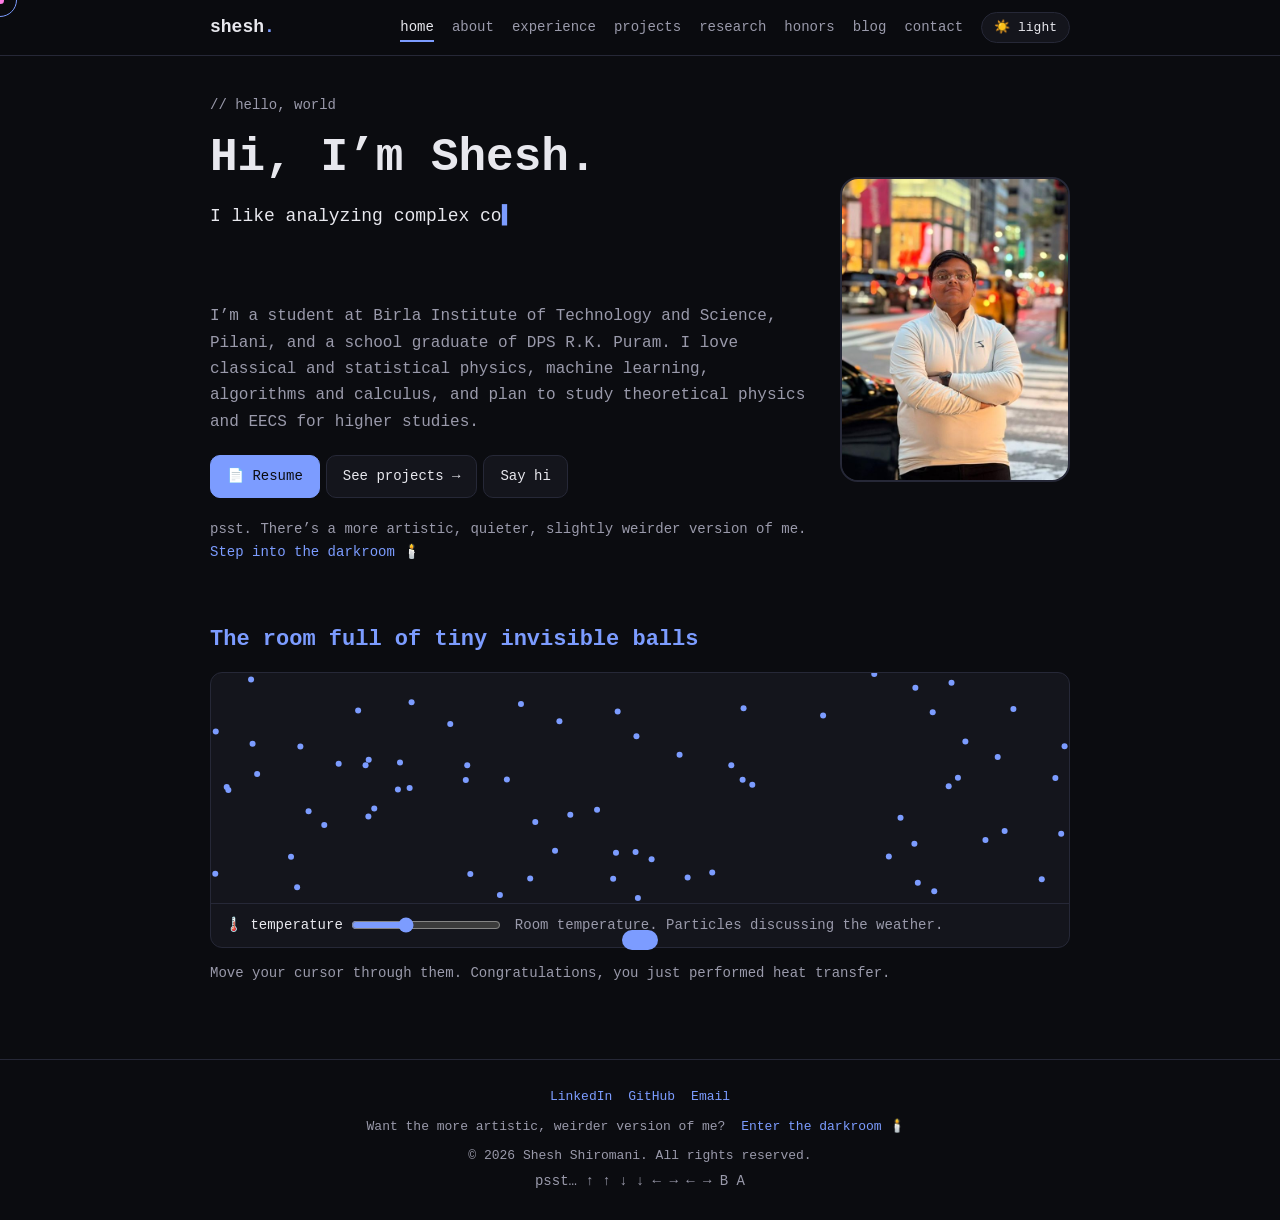
<file: index.html>
<!DOCTYPE html>
<html lang="en"><head><meta charset="utf-8">
<meta name="viewport" content="width=device-width, initial-scale=1, viewport-fit=cover">
<title>Shesh Shiromani</title>
<link rel="stylesheet" href="style.css">
<link rel="icon" href="data:image/svg+xml,<svg xmlns=%22http://www.w3.org/2000/svg%22 viewBox=%220 0 100 100%22><text y=%22.9em%22 font-size=%2290%22>🥁</text></svg>"></head><body>
<div id="dot"></div><div id="ring"></div><div id="toast"></div>
<header><nav id="nav"></nav></header><main id="app"></main>
<footer><div id="soc"></div><div style="margin-top:8px">Want the more artistic, weirder version of me? <a href="darkroom/">Enter the darkroom 🕯️</a></div><div style="margin-top:8px">© 2026 Shesh Shiromani. All rights reserved.</div><div class="sm" style="margin-top:4px" title="you know what to do">psst… ↑ ↑ ↓ ↓ ← → ← → B A</div></footer>
<script src="script.js"></script></body></html>
</file>
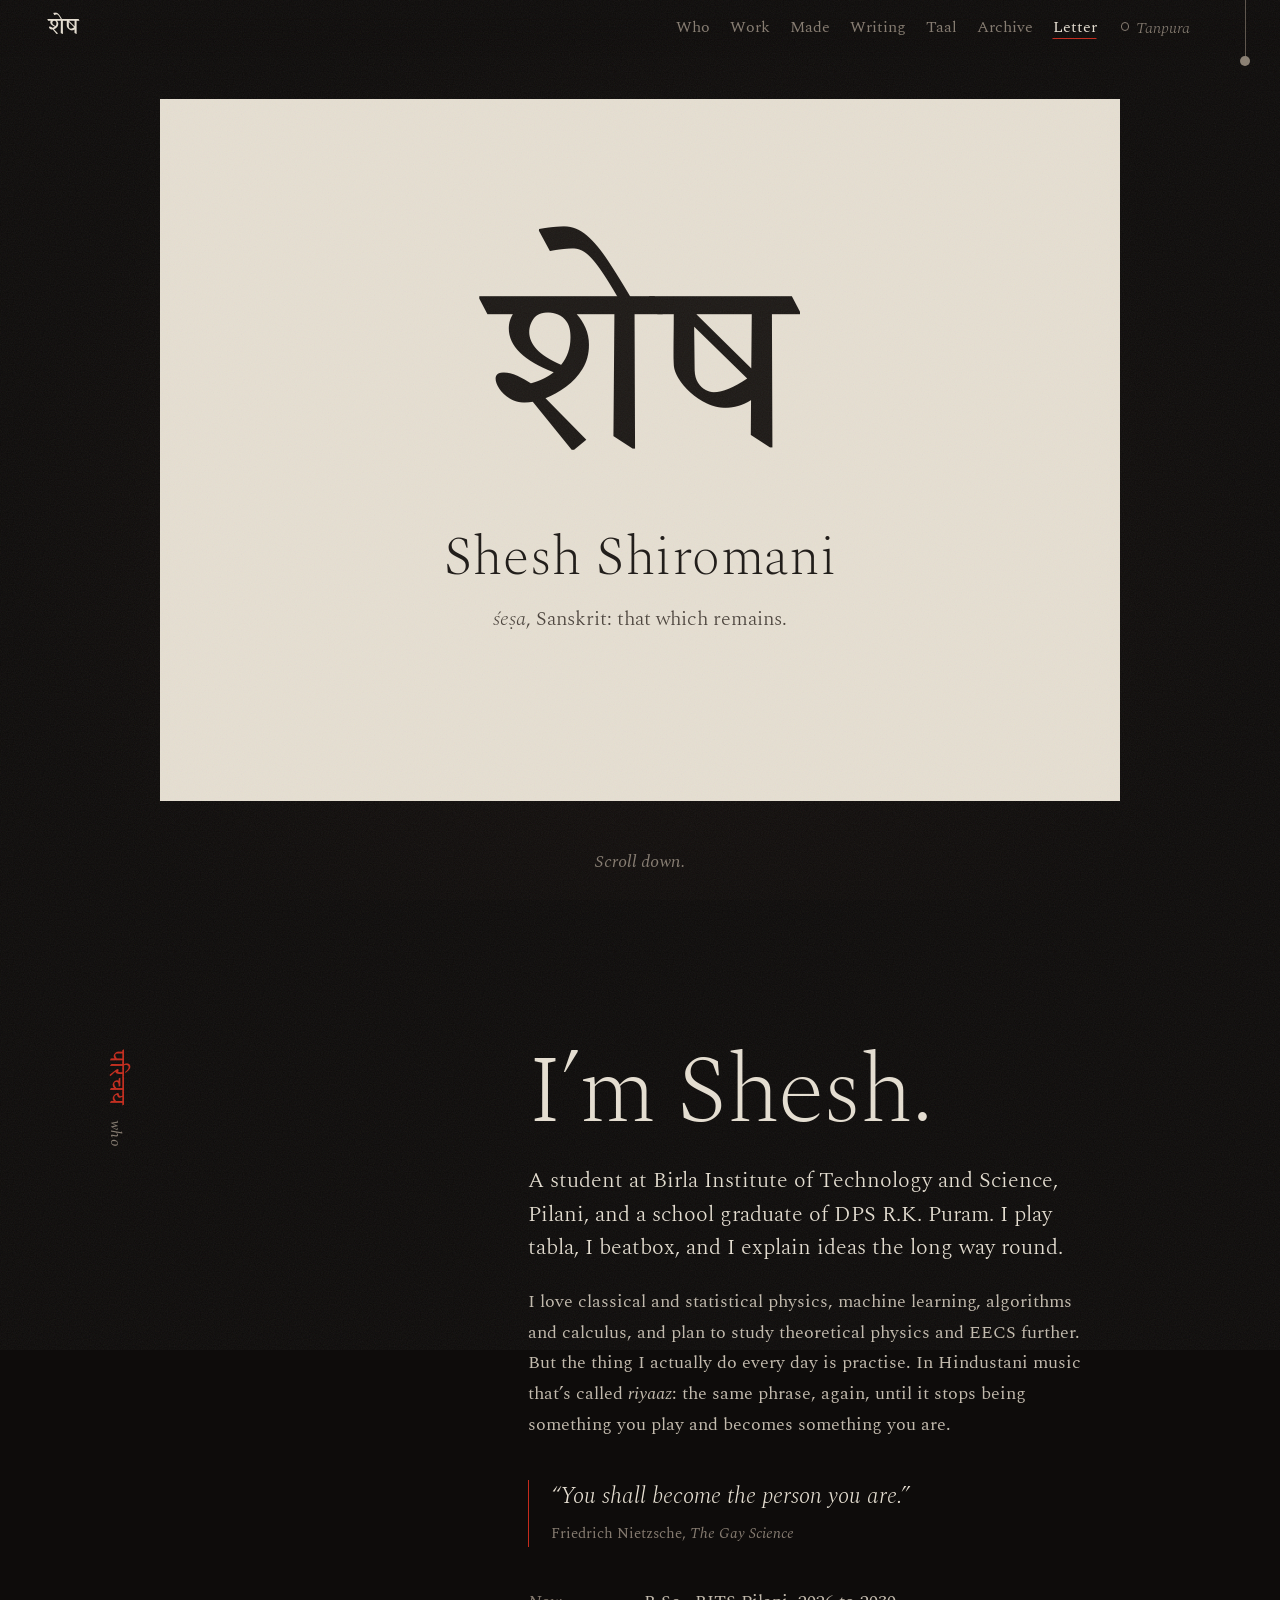
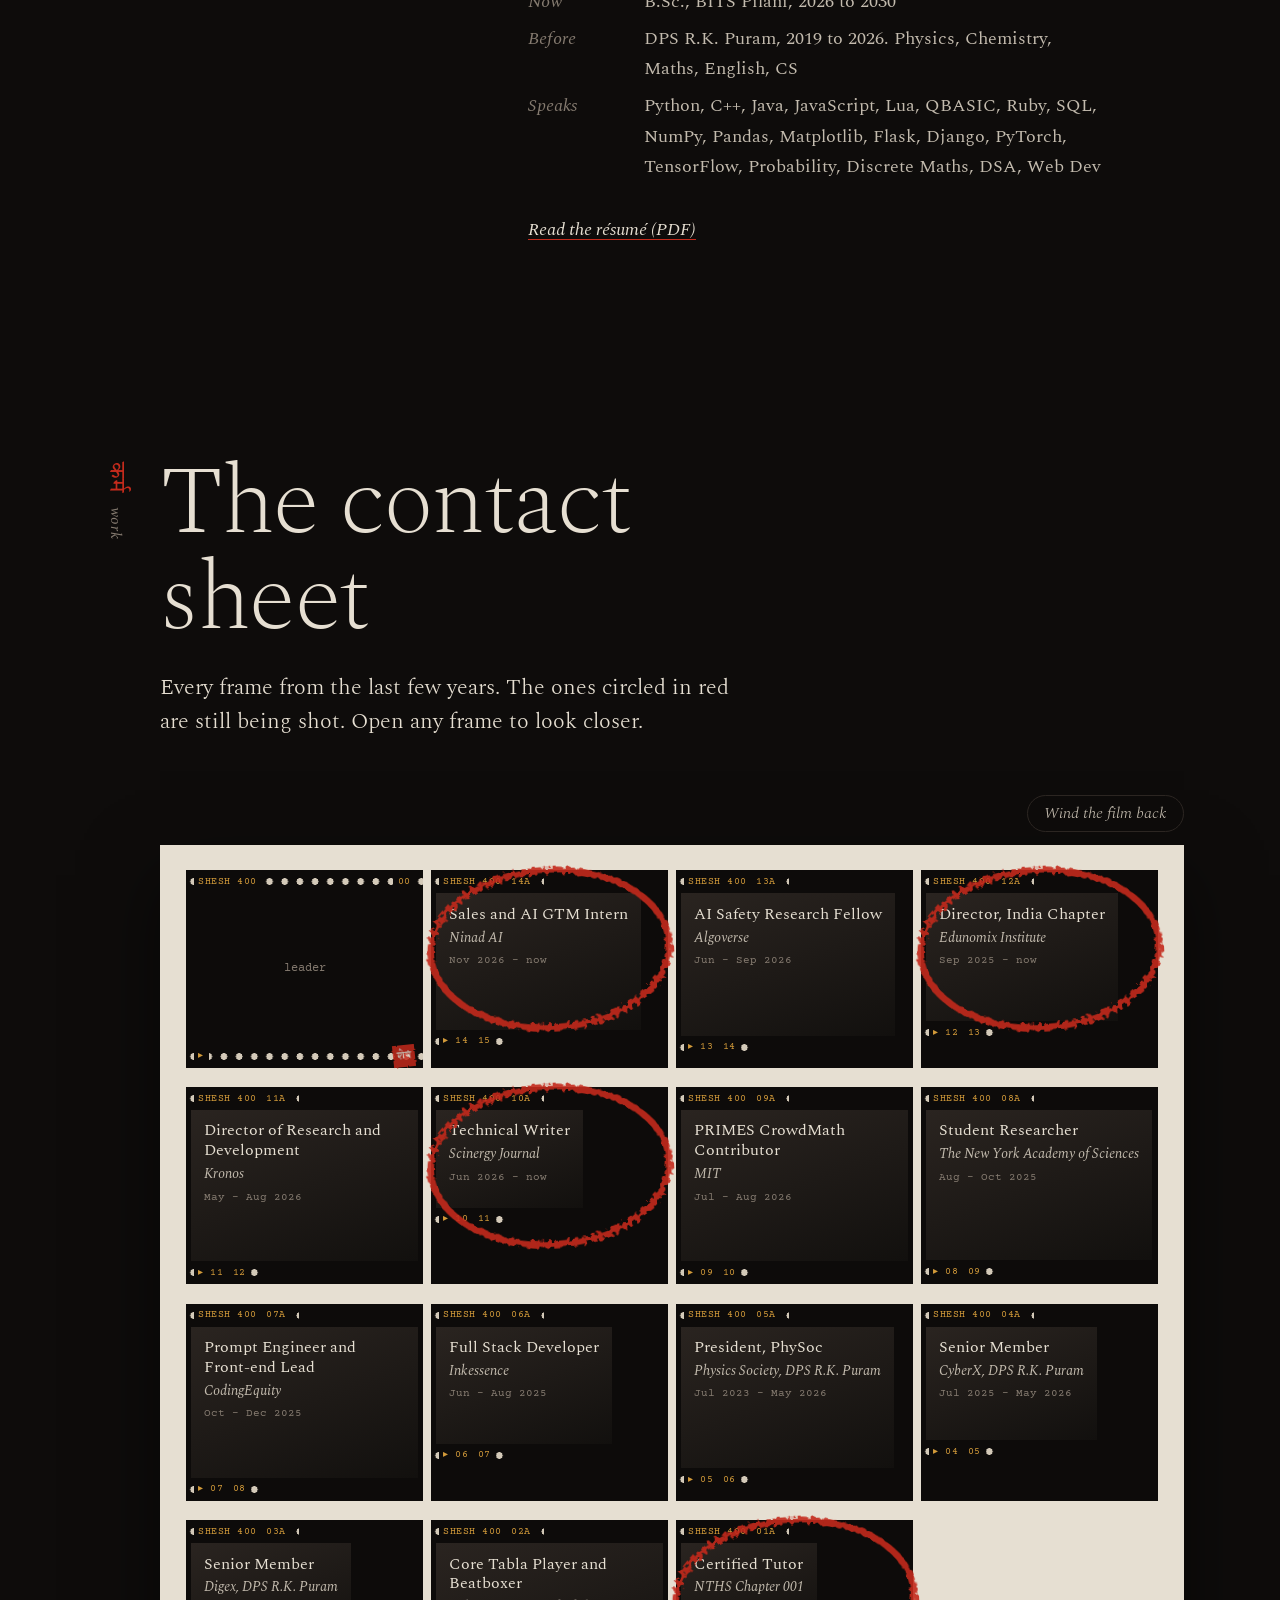
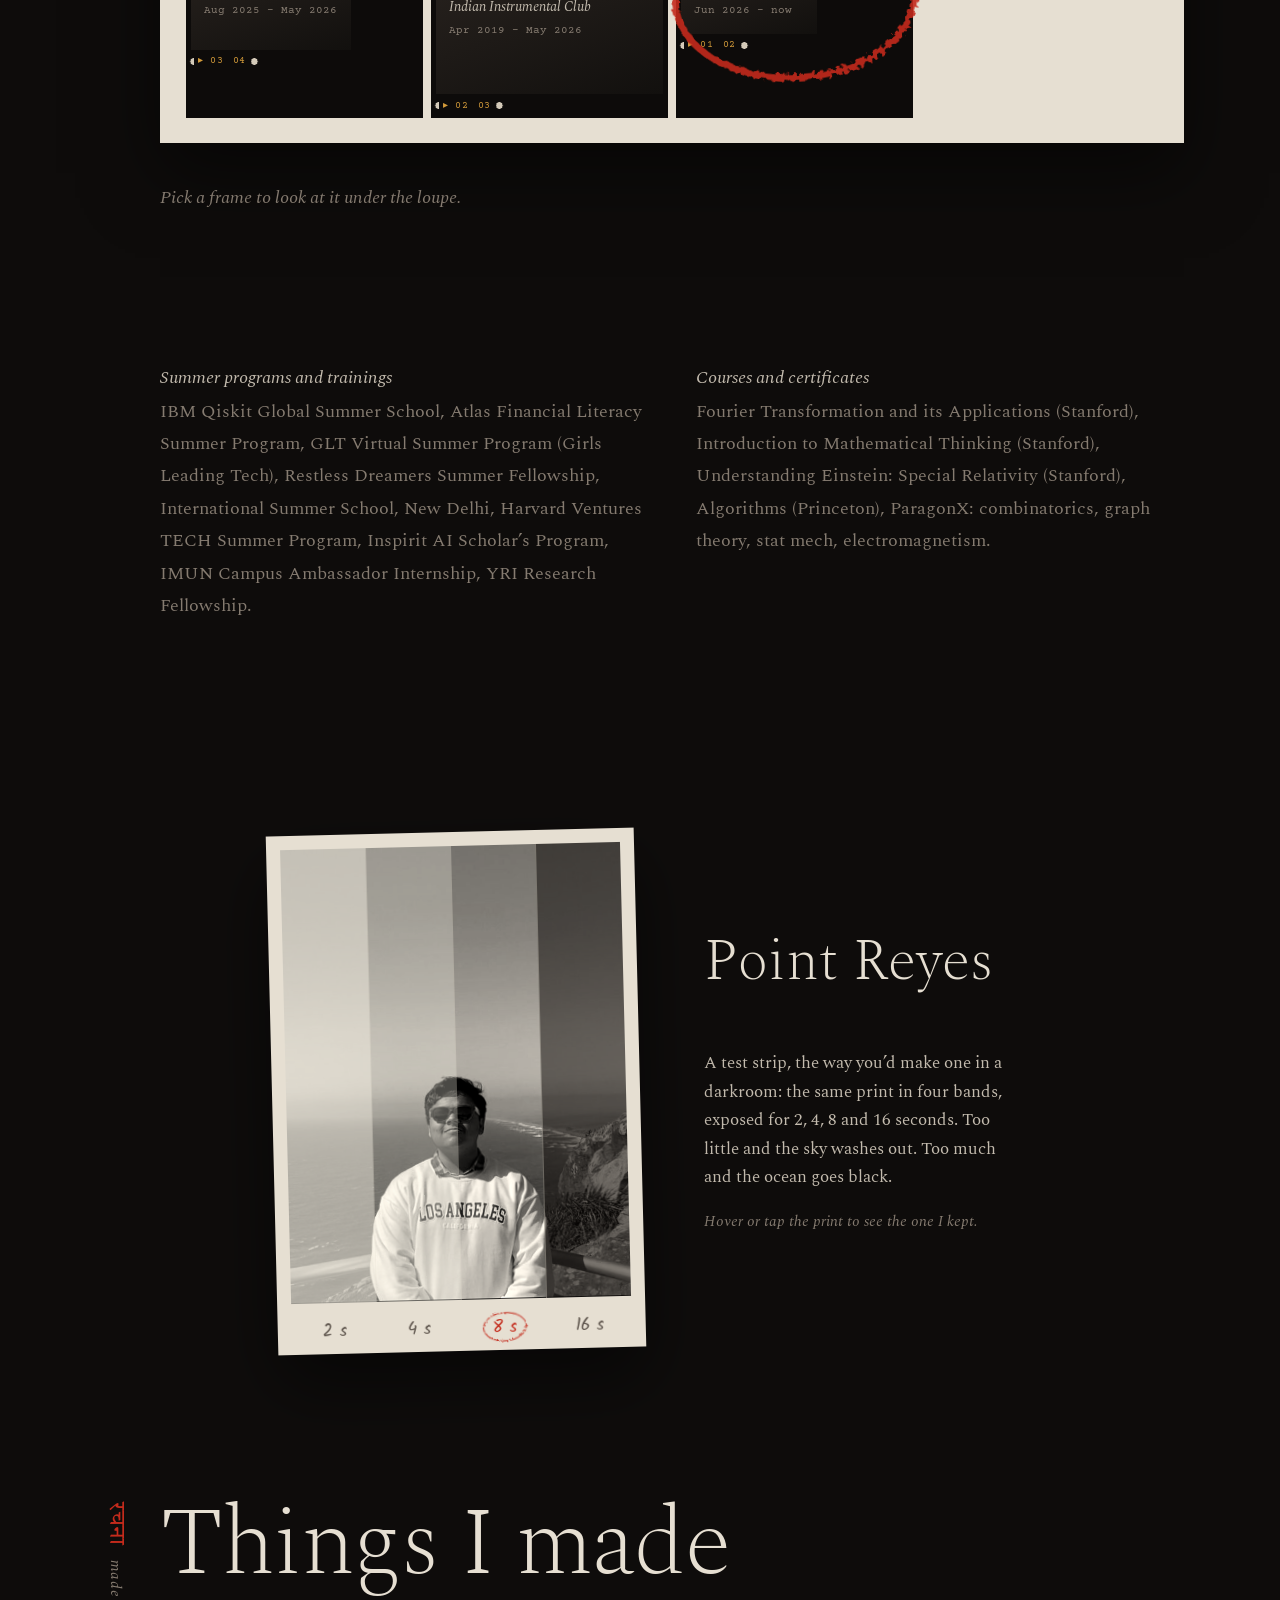
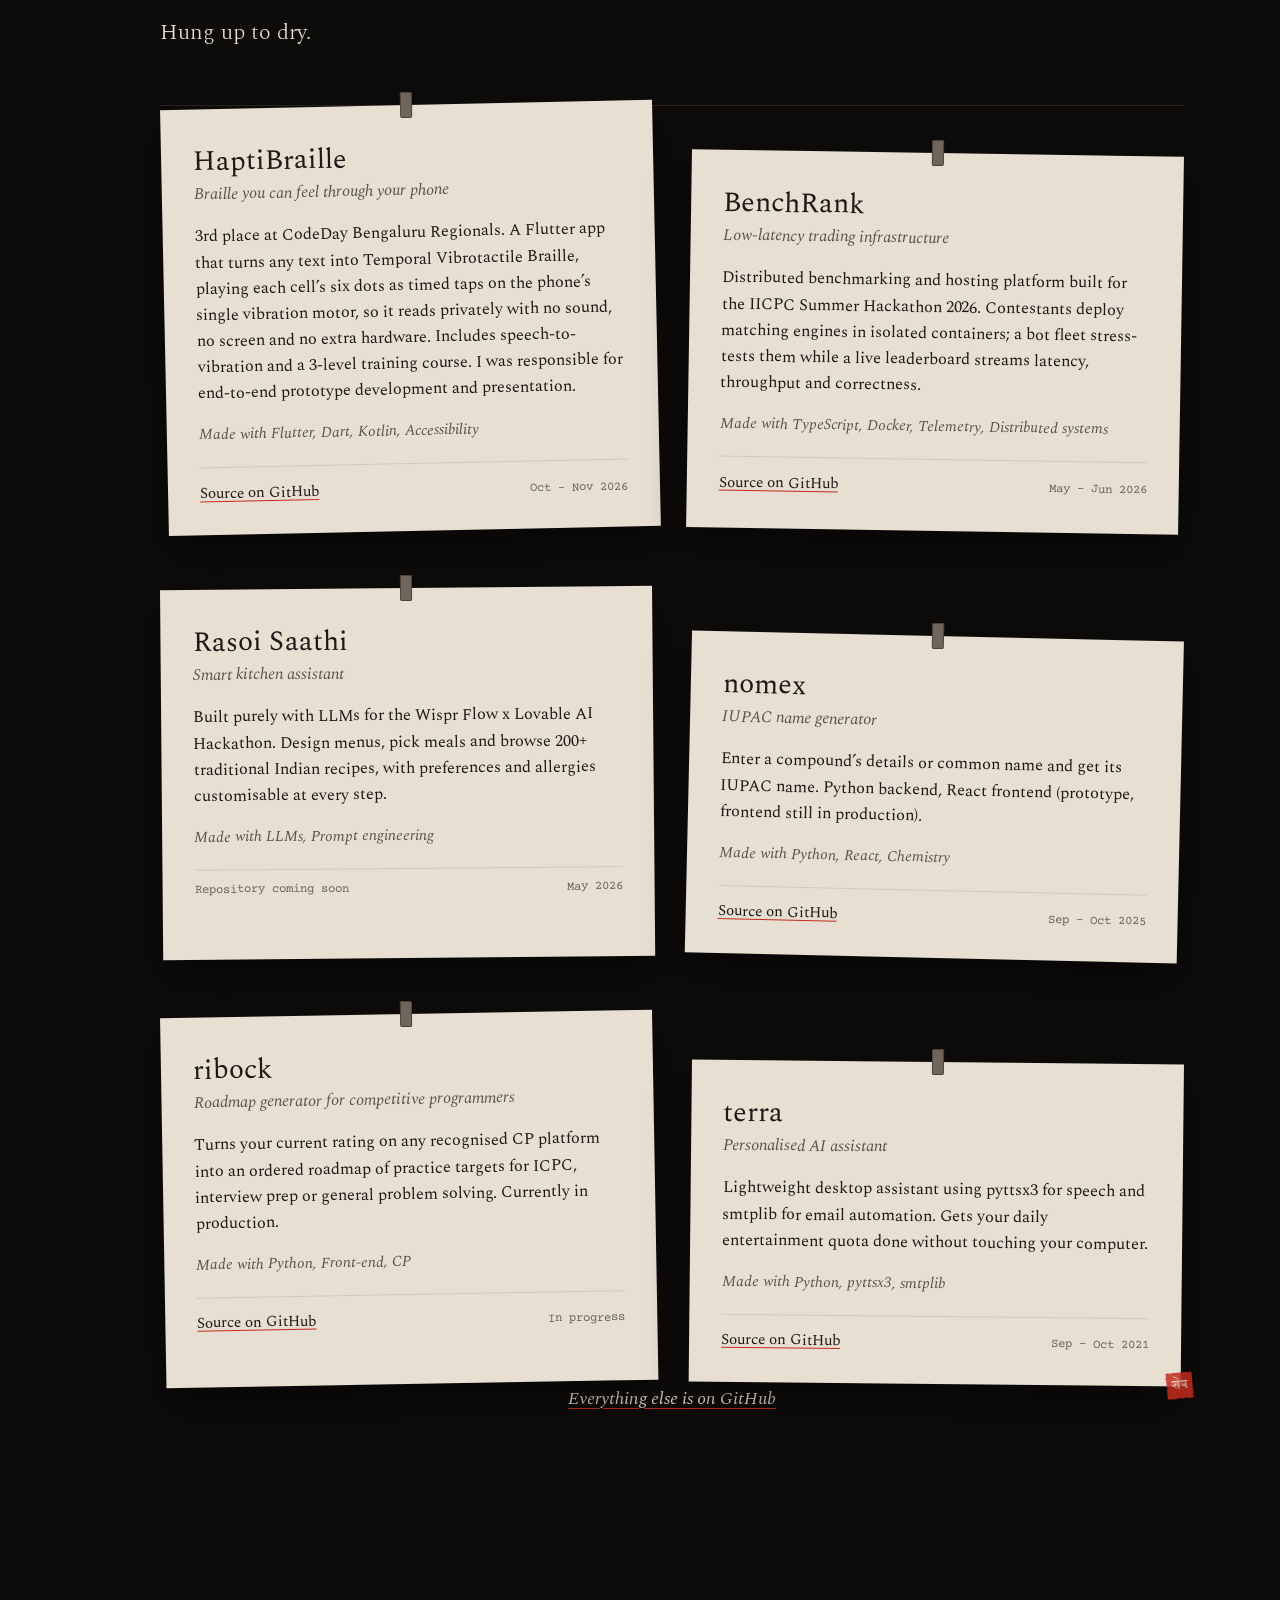
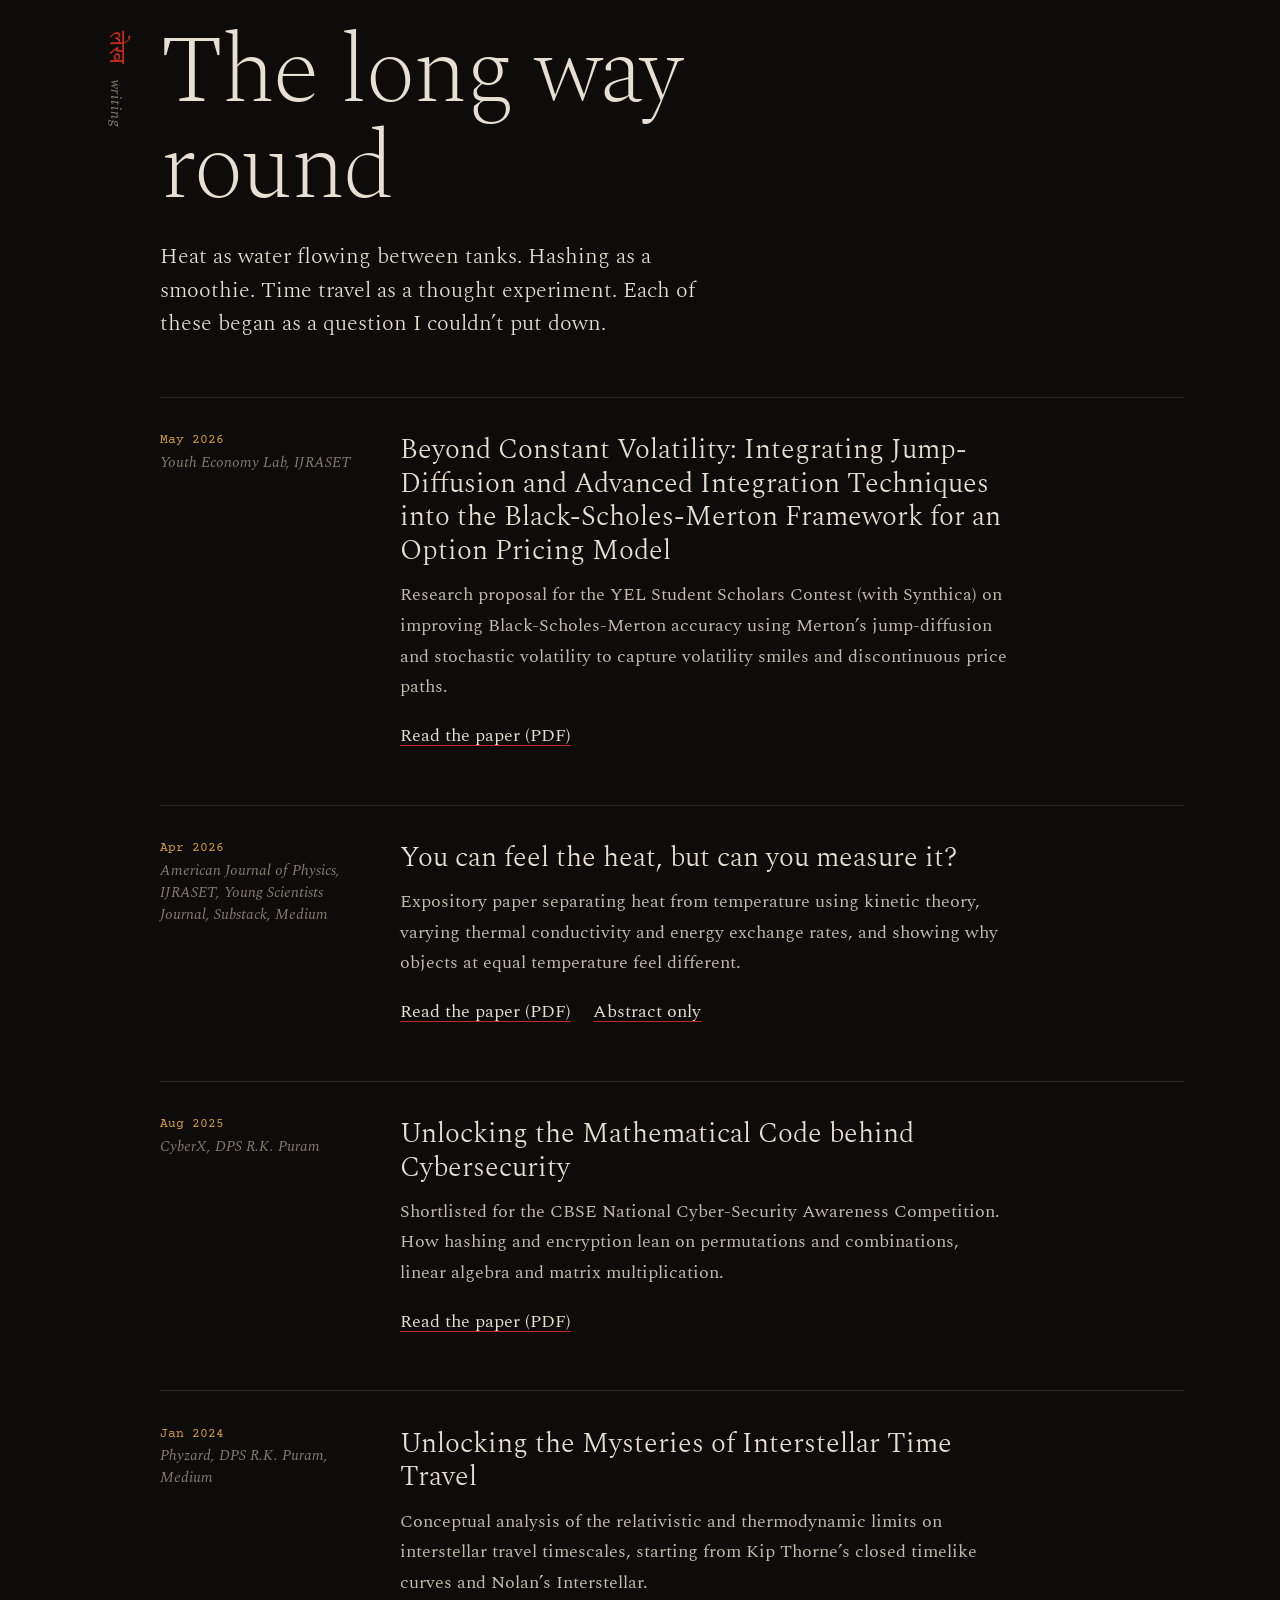
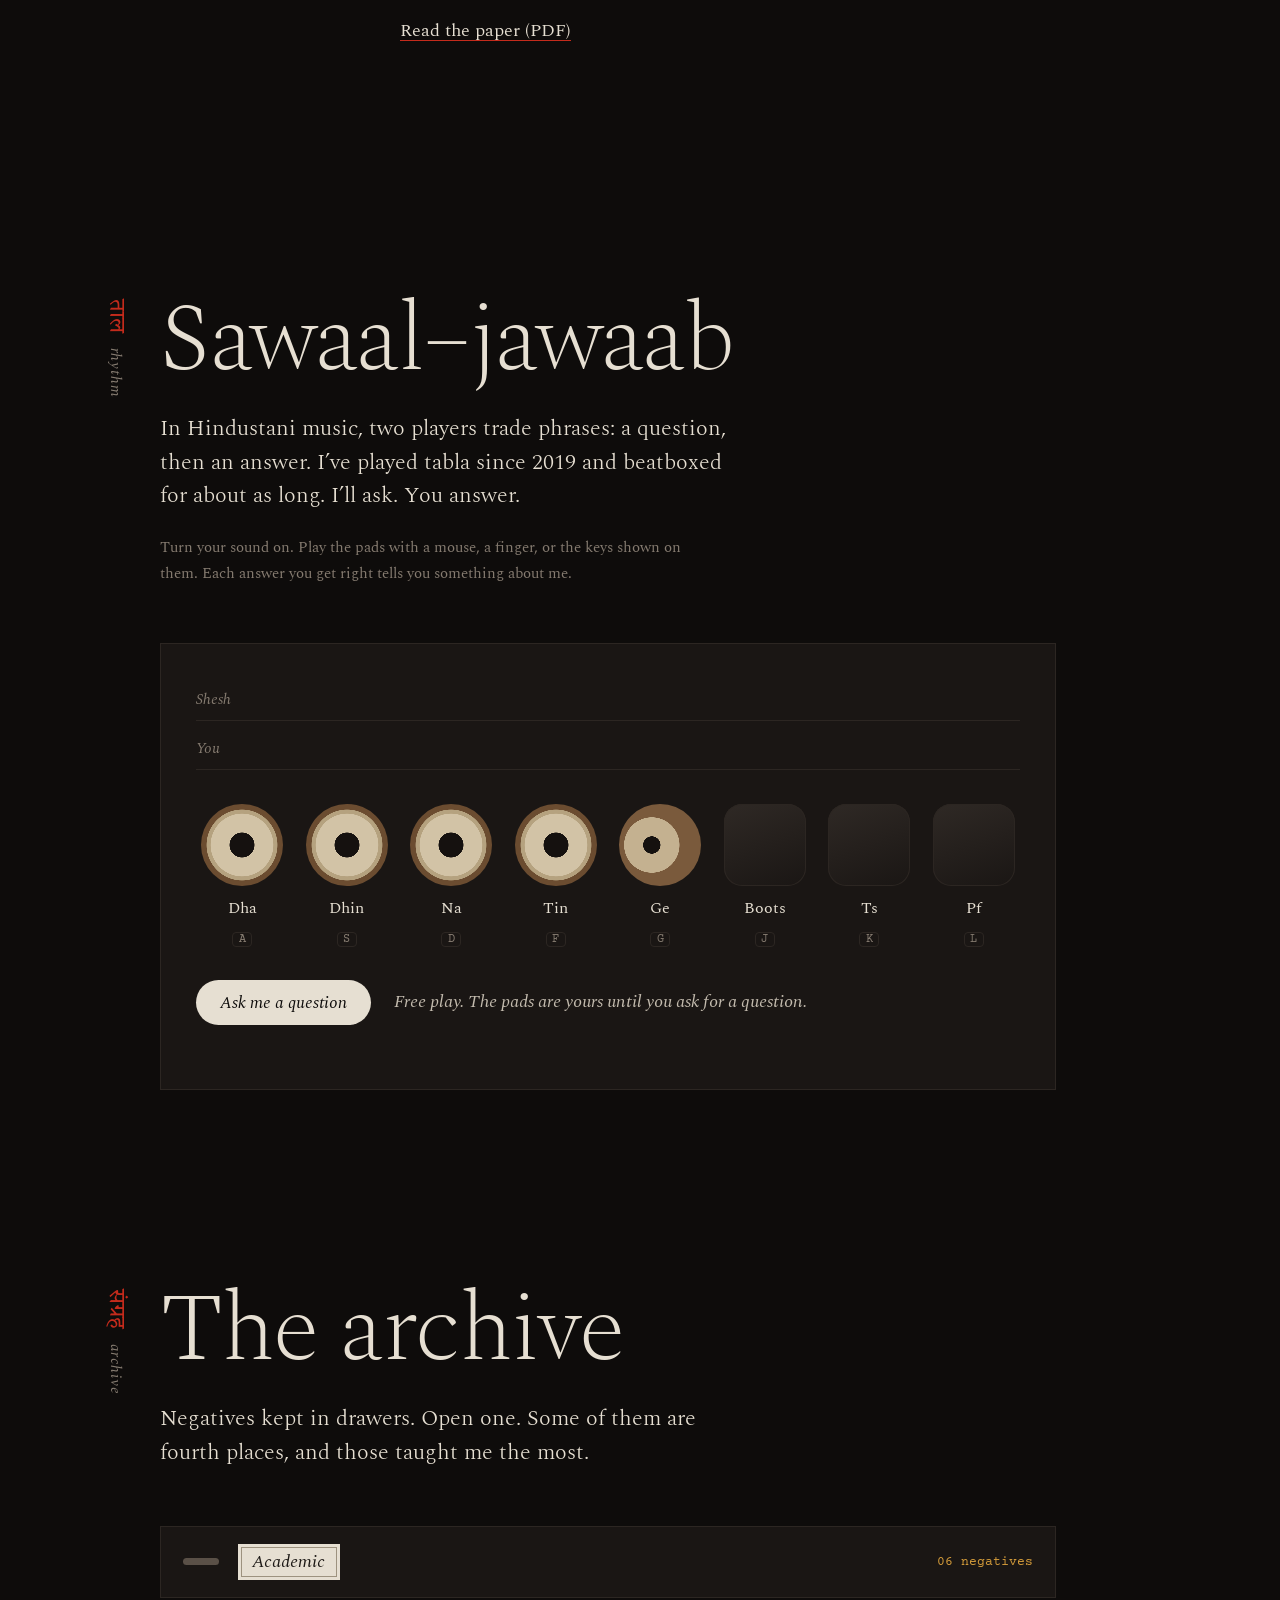
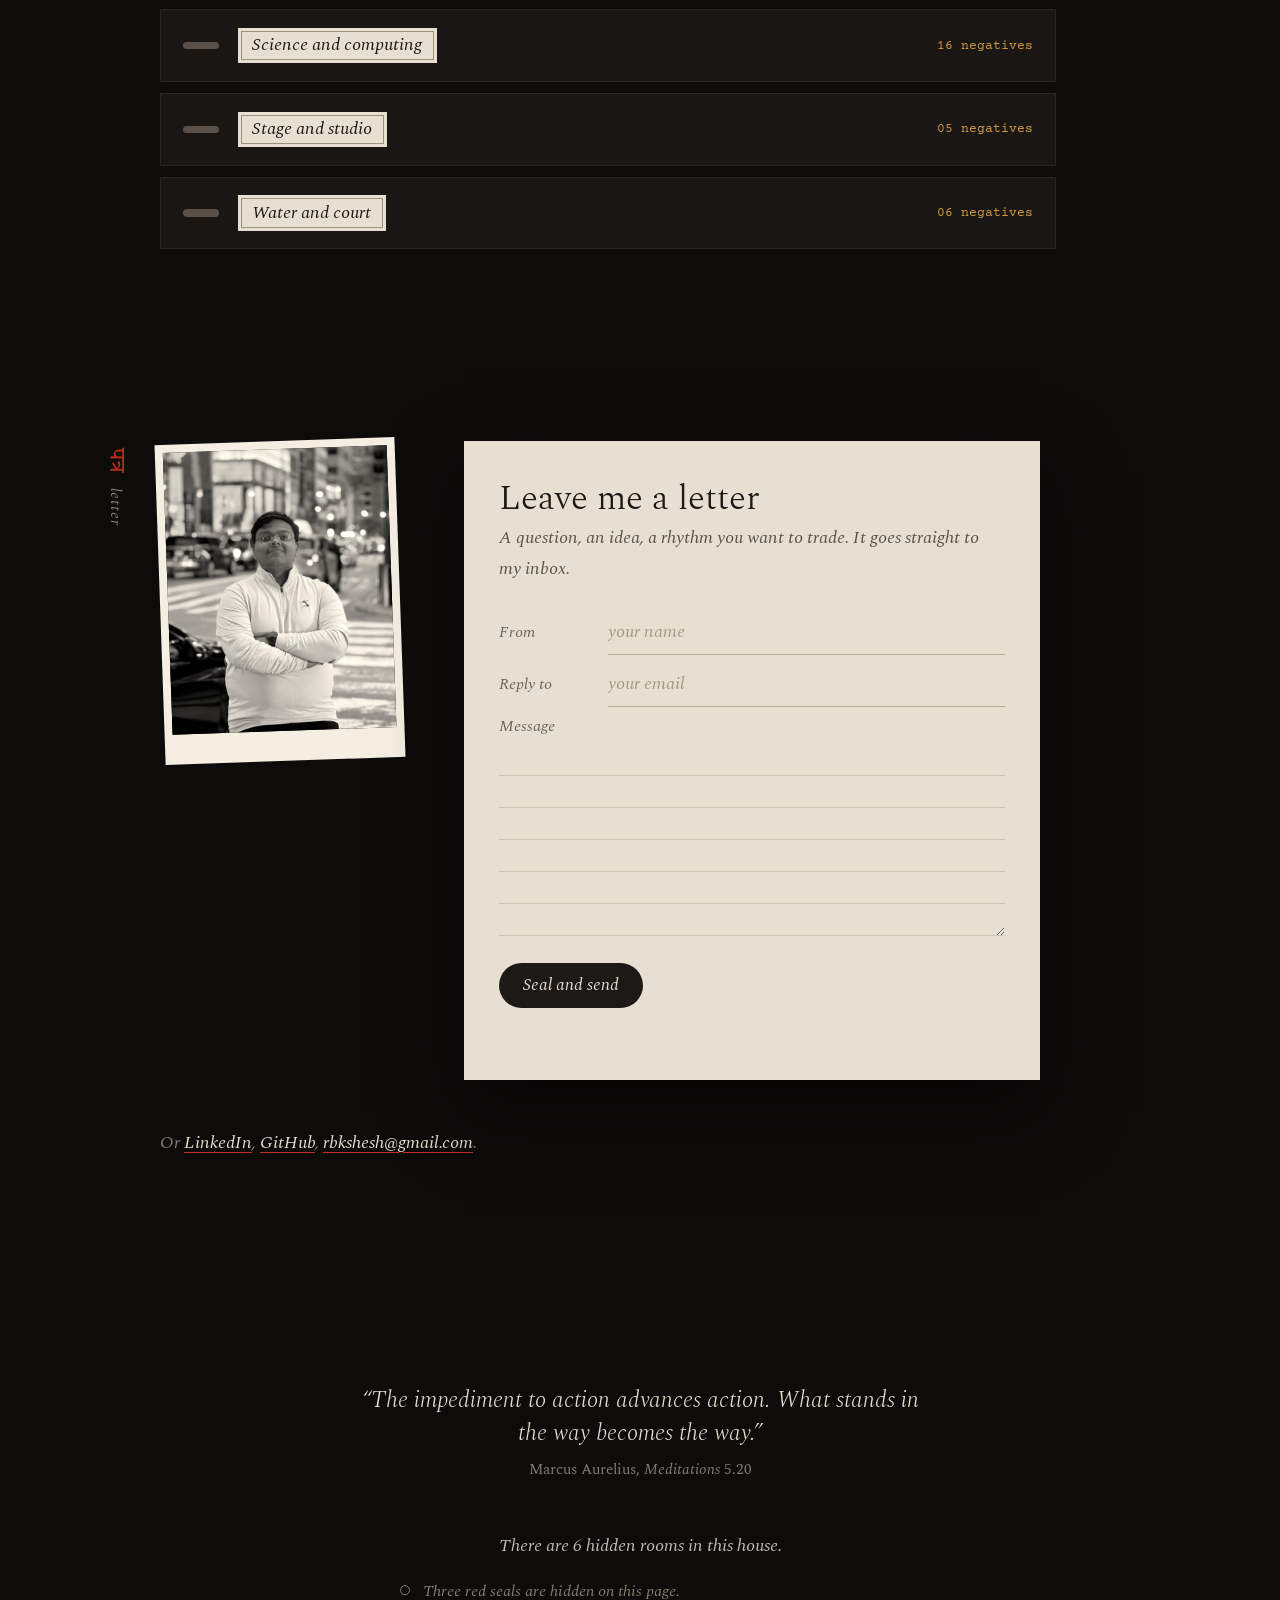
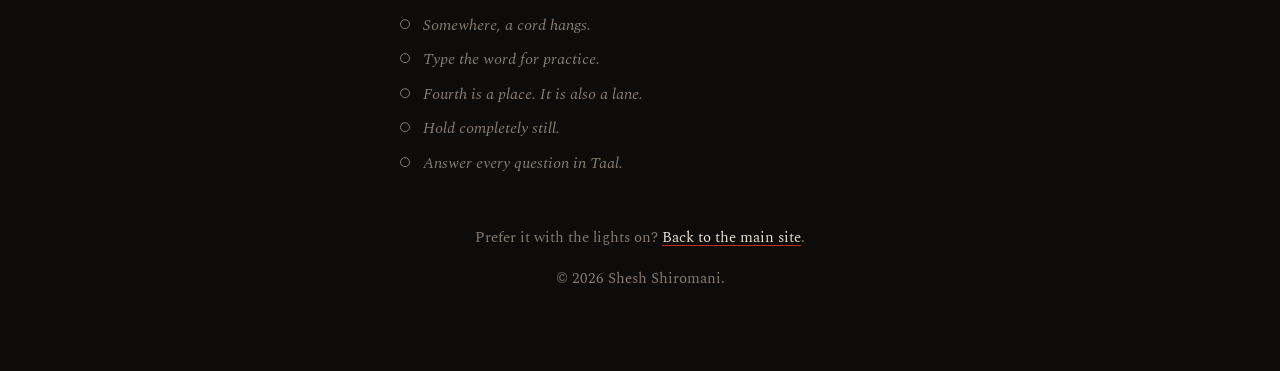
<file: darkroom/index.html>
<!DOCTYPE html>
<html lang="en">
<head>
<meta charset="utf-8">
<meta name="viewport" content="width=device-width, initial-scale=1, viewport-fit=cover">
<title>Shesh · शेष</title>
<meta name="description" content="Shesh Shiromani. शेष, Sanskrit for that which remains.">
<link rel="preconnect" href="https://fonts.googleapis.com">
<link rel="preconnect" href="https://fonts.gstatic.com" crossorigin>
<link href="https://fonts.googleapis.com/css2?family=Spectral:ital,wght@0,200;0,300;0,400;0,500;1,200;1,300;1,400&family=Tiro+Devanagari+Hindi:ital@0;1&family=Courier+Prime&family=Kalam:wght@400&display=swap" rel="stylesheet">
<link rel="stylesheet" href="style.css">
<link rel="icon" href="data:image/svg+xml,<svg xmlns=%22http://www.w3.org/2000/svg%22 viewBox=%220 0 100 100%22><rect x=%2214%22 y=%2214%22 width=%2272%22 height=%2272%22 rx=%228%22 fill=%22%23c42b1c%22/></svg>">
</head>
<body>

<svg width="0" height="0" style="position:absolute" aria-hidden="true">
  <defs>
    <!-- rough ink edge for seals and grease pencil -->
    <filter id="ink"><feTurbulence type="fractalNoise" baseFrequency=".9" numOctaves="2" seed="4"/><feDisplacementMap in="SourceGraphic" scale="2.6"/></filter>
    <filter id="pencil"><feTurbulence type="fractalNoise" baseFrequency=".6" numOctaves="1" seed="9"/><feDisplacementMap in="SourceGraphic" scale="3.5"/></filter>
  </defs>
</svg>

<div class="grain" aria-hidden="true"></div>

<!-- ============ The darkroom: reveal the print with a safelight ============ -->
<section class="dark" id="top" aria-label="Opening">
  <div class="print-latent" id="latent">
    <div class="latent-inner">
      <p class="dev">शेष</p>
      <h1>Shesh Shiromani</h1>
      <p class="gloss"><i>śeṣa</i>, Sanskrit: that which remains.</p>
    </div>
  </div>
  <p class="hint" id="hint">The room is dark. Move your light across the paper.</p>
  <button class="develop" id="develop" type="button">Develop the print</button>
</section>

<header class="bar" id="bar">
  <a class="seal-mark" href="#top" aria-label="Back to the top"><span>शेष</span></a>
  <nav aria-label="Sections">
    <a href="#parichay">Who</a><a href="#karm">Work</a><a href="#rachna">Made</a><a href="#lekh">Writing</a><a href="#taal">Taal</a><a href="#sangrah">Archive</a><a href="#patra">Letter</a>
  </nav>
  <p class="seals-found" id="sealsFound" hidden></p>
  <button type="button" class="drone" id="drone" aria-pressed="false" title="A tanpura drone, very quietly">Tanpura</button>
</header>
<button type="button" class="cord" id="cord" aria-pressed="false" aria-label="Pull the cord"><span></span></button>

<main>

<!-- ============ परिचय / Who ============ -->
<section class="sec" id="parichay">
  <p class="vert" aria-hidden="true"><span lang="hi">परिचय</span> who</p>
  <p class="mg" style="--t:30rem">Feynman played the bongos. I like to think he’d have tried tabla.</p>
  <div class="who">
    <figure class="photo develops">
      <img src="../assets/img/headshot.jpg" alt="Shesh in a suit and red tie, smiling">
      <figcaption>Frame 1. Developed in the dark, like most things.</figcaption>
    </figure>
    <div class="who-text">
      <h2 class="big">I’m Shesh.</h2>
      <p class="lede">A student at Birla Institute of Technology and Science, Pilani, and a school graduate of DPS R.K. Puram. I play tabla, I beatbox, and I explain ideas the long way round.</p>
      <p>I love classical and statistical physics, machine learning, algorithms and calculus, and plan to study theoretical physics and EECS further. But the thing I actually do every day is practise. In Hindustani music that’s called <i>riyaaz</i>: the same phrase, again, until it stops being something you play and becomes something you are.</p>
      <blockquote>
        <p>“You shall become the person you are.”</p>
        <cite>Friedrich Nietzsche, <i>The Gay Science</i></cite>
      </blockquote>
      <dl class="facts">
        <dt>Now</dt><dd>B.Sc., BITS Pilani, 2026 to 2030</dd>
        <dt>Before</dt><dd>DPS R.K. Puram, 2019 to 2026. Physics, Chemistry, Maths, English, CS</dd>
        <dt>Speaks</dt><dd id="skills"></dd>
      </dl>
      <p><a class="link" href="../assets/pdf/Resume_Shiromani_Shesh.pdf">Read the résumé (PDF)</a></p>
    </div>
  </div>
</section>

<!-- ============ कर्म / Work: a contact sheet ============ -->
<section class="sec" id="karm">
  <p class="vert" aria-hidden="true"><span lang="hi">कर्म</span> work</p>
  <p class="mg" style="--t:13rem">50th in Sudocrypt. Twice. Same rank, two different years.</p>
  <div class="sec-head">
    <h2 class="big">The contact sheet</h2>
    <p class="lede">Every frame from the last few years. The ones circled in red are still being shot. Open any frame to look closer.</p>
  </div>
  <div class="sheet-tools">
    <button type="button" class="ghost" id="rewind" aria-pressed="false">Wind the film back</button>
  </div>
  <div class="sheet" id="sheet"></div>
  <div class="loupe" id="loupe" aria-live="polite"></div>

  <div class="also">
    <div><h3>Summer programs and trainings</h3><p id="prog"></p></div>
    <div><h3>Courses and certificates</h3><p id="cert"></p></div>
  </div>
</section>

<figure class="plate">
  <div class="strip" tabindex="0" aria-label="Test strip of the Point Reyes photo. Hover, focus or tap to see the final print.">
    <img src="../assets/img/cliff.jpg" alt="Shesh in sunglasses above the Pacific at Point Reyes" loading="lazy">
    <span class="band b1" aria-hidden="true"><i>2 s</i></span><span class="band b2" aria-hidden="true"><i>4 s</i></span><span class="band b3" aria-hidden="true"><i>8 s</i></span><span class="band b4" aria-hidden="true"><i>16 s</i></span>
    <span class="final" aria-hidden="true">8 s. Printed.</span>
  </div>
  <figcaption>
    <p class="plate-title">Point Reyes</p>
    <p>A test strip, the way you’d make one in a darkroom: the same print in four bands, exposed for 2, 4, 8 and 16 seconds. Too little and the sky washes out. Too much and the ocean goes black.</p>
    <p class="plate-hint">Hover or tap the print to see the one I kept.</p>
  </figcaption>
</figure>

<!-- ============ रचना / Made ============ -->
<section class="sec" id="rachna">
  <p class="vert" aria-hidden="true"><span lang="hi">रचना</span> made</p>
  <p class="mg" style="--t:9rem">HaptiBraille reads with no sound, no screen and no sight. Just taps.</p>
  <div class="sec-head">
    <h2 class="big">Things I made</h2>
    <p class="lede">Hung up to dry.</p>
  </div>
  <div class="line" aria-hidden="true"></div>
  <div class="prints" id="prints"></div>
  <p class="center"><a class="link" href="https://github.com/rbksh" target="_blank" rel="noopener">Everything else is on GitHub</a></p>
</section>

<!-- ============ लेख / Writing ============ -->
<section class="sec" id="lekh">
  <p class="vert" aria-hidden="true"><span lang="hi">लेख</span> writing</p>
  <p class="mg" style="--t:10rem">A metal spoon and a wooden spatula, same temperature. Touch both. Then ask me why.</p>
  <div class="sec-head">
    <h2 class="big">The long way round</h2>
    <p class="lede">Heat as water flowing between tanks. Hashing as a smoothie. Time travel as a thought experiment. Each of these began as a question I couldn’t put down.</p>
  </div>
  <div id="essays"></div>
</section>

<!-- ============ ताल / Taal: sawaal-jawaab ============ -->
<section class="sec taal" id="taal">
  <p class="vert" aria-hidden="true"><span lang="hi">ताल</span> rhythm</p>
  <p class="mg" style="--t:12rem">Sam is where you land. Khali is where you breathe. Say the word for practice, and a room opens.</p>
  <div class="sec-head">
    <h2 class="big">Sawaal–jawaab</h2>
    <p class="lede">In Hindustani music, two players trade phrases: a question, then an answer. I’ve played tabla since 2019 and beatboxed for about as long. I’ll ask. You answer.</p>
    <p class="small">Turn your sound on. Play the pads with a mouse, a finger, or the keys shown on them. Each answer you get right tells you something about me.</p>
  </div>

  <div class="stage">
    <div class="lanes">
      <div class="lane me"><span class="who-l">Shesh</span><div class="notes" id="laneMe"></div></div>
      <div class="lane you"><span class="who-l">You</span><div class="notes" id="laneYou"></div></div>
    </div>
    <div class="pads" id="pads"></div>
    <div class="stage-ctl">
      <button type="button" class="solid" id="ask">Ask me a question</button>
      <p class="status" id="status" role="status" aria-live="polite">Free play. The pads are yours until you ask for a question.</p>
    </div>
    <ol class="unlocked" id="unlocked" aria-label="What you’ve learned"></ol>
  </div>
</section>

<!-- ============ संग्रह / Archive ============ -->
<section class="sec" id="sangrah">
  <p class="vert" aria-hidden="true"><span lang="hi">संग्रह</span> archive</p>
  <p class="mg" style="--t:11rem">Lane four is for the fastest seed. I keep finishing fourth. Click one of them.</p>
  <div class="sec-head">
    <h2 class="big">The archive</h2>
    <p class="lede">Negatives kept in drawers. Open one. Some of them are fourth places, and those taught me the most.</p>
  </div>
  <div class="drawers" id="drawers"></div>
</section>

<!-- ============ पत्र / Letter ============ -->
<section class="sec" id="patra">
  <p class="vert" aria-hidden="true"><span lang="hi">पत्र</span> letter</p>
  <p class="mg" style="--t:6rem">If you ever stop moving on this page, something develops.</p>
  <div class="letter-wrap">
    <figure class="photo develops small-photo">
      <img src="../assets/img/street.jpg" alt="Shesh with arms crossed on a city street at dusk" loading="lazy">
    </figure>
    <form class="letter" id="form" novalidate>
      <h2>Leave me a letter</h2>
      <p class="letter-sub">A question, an idea, a rhythm you want to trade. It goes straight to my inbox.</p>
      <label>From<input id="cn" name="name" autocomplete="name" placeholder="your name"></label>
      <label>Reply to<input id="ce" name="email" type="email" autocomplete="email" placeholder="your email"></label>
      <label class="msg">Message<textarea id="cm" name="message" rows="6" required></textarea></label>
      <div class="letter-foot">
        <button class="solid" id="send" type="submit">Seal and send</button>
        <span class="stamp" id="stamp" aria-hidden="true">शेष</span>
      </div>
      <p class="small" id="formMsg" role="status" aria-live="polite"></p>
    </form>
  </div>
  <p class="elsewhere">Or <a href="https://www.linkedin.com/in/shesh08/" target="_blank" rel="noopener">LinkedIn</a>, <a href="https://github.com/rbksh" target="_blank" rel="noopener">GitHub</a>, <a href="mailto:rbkshesh@gmail.com">rbkshesh@gmail.com</a>.</p>
</section>

</main>

<footer>
  <blockquote>
    <p>“The impediment to action advances action. What stands in the way becomes the way.”</p>
    <cite>Marcus Aurelius, <i>Meditations</i> 5.20</cite>
  </blockquote>
  <nav class="rooms-index" id="roomsIndex" aria-label="Hidden rooms"></nav>
  <p class="small">Prefer it with the lights on? <a href="../">Back to the main site</a>.</p>
  <p class="small">© 2026 Shesh Shiromani.</p>
</footer>

<!-- The hidden room -->
<div class="room" id="room" role="dialog" aria-modal="true" aria-labelledby="roomTitle" hidden>
  <div class="room-paper">
    <button type="button" class="ghost close" id="roomClose">Close</button>
    <p class="dev small-dev" lang="hi">शेष</p>
    <h2 id="roomTitle">What remains</h2>
    <p>In the old stories, Shesha is the serpent who stays when everything else dissolves at the end of a cycle. He is what remains, and the worlds rest on him until they begin again. I like having a name that means that.</p>
    <p>You found all three seals, so here are the things that didn’t fit anywhere else.</p>
    <h3>On losing</h3>
    <p>I have a very specific talent for finishing fourth: butterfly, freestyle, relay, twice each at Khelo India Inter-State. Close enough to the podium to hear the anthem. You learn more from fourth than from first. You learn that the work goes on.</p>
    <h3>Words I keep</h3>
    <p>“Study hard what interests you the most in the most undisciplined, irreverent, and original manner possible.” Richard Feynman.</p>
    <h3>What I carry</h3>
    <dl class="facts" id="uses"></dl>
    <p class="small">Thank you for looking this closely.</p>
  </div>
</div>

<script src="main.js"></script>
<script src="rooms.js"></script>
</body>
</html>
</file>
<file: style.css>
:root{--bg:#0b0c10;--fg:#e8e8ee;--mut:#9a9aab;--card:#14151c;--bd:#262837;--ac:#7c9cff;--ac2:#ff7ce5;box-sizing:border-box;padding-top:env(safe-area-inset-top,0px);padding-bottom:env(safe-area-inset-bottom,0px)}
:root[data-theme=light]{--bg:#f7f7fb;--fg:#14151c;--mut:#5b5d70;--card:#fff;--bd:#dcdce8;--ac:#3b5bdb;--ac2:#c2255c}
html{scroll-padding-top:env(safe-area-inset-top,0px);color-scheme:dark}:root[data-theme=light]{color-scheme:light}
*{box-sizing:border-box}body{margin:0;background:var(--bg);color:var(--fg);font:16px/1.65 ui-monospace,SFMono-Regular,Menlo,Consolas,monospace;transition:background .3s,color .3s}
a{color:var(--ac);text-decoration:none}main{max-width:900px;margin:0 auto;padding:24px 20px 60px;min-height:80vh}
header{position:sticky;top:0;z-index:20;background:color-mix(in srgb,var(--bg) 85%,transparent);backdrop-filter:blur(8px);border-bottom:1px solid var(--bd)}
nav{max-width:900px;margin:0 auto;padding:12px 20px;display:flex;gap:6px 18px;align-items:center;flex-wrap:wrap}
.logo{font-weight:700;font-size:18px;color:var(--fg);cursor:pointer;margin-right:auto}.logo b{color:var(--ac)}
nav a.n{color:var(--mut);font-size:14px;position:relative}nav a.n:after{content:"";position:absolute;left:0;bottom:-3px;height:2px;width:0;background:var(--ac);transition:width .25s}
nav a.n:hover,nav a.n.on{color:var(--fg)}nav a.n:hover:after,nav a.n.on:after{width:100%}
#th{background:var(--card);border:1px solid var(--bd);color:var(--fg);border-radius:20px;padding:4px 12px;cursor:pointer;font:inherit;font-size:13px;transition:transform .2s}#th:hover{transform:rotate(-6deg) scale(1.08)}
h1{font-size:clamp(30px,6vw,46px);line-height:1.15;margin:.2em 0}h2{font-size:22px;margin:2em 0 .6em;color:var(--ac)}h3{margin:0;font-size:17px}
.w{display:inline-block;transition:transform .2s,color .2s}.w:hover{transform:translateY(-8px) rotate(-6deg);color:var(--ac2)}
.mut{color:var(--mut)}.sm{font-size:14px}.hero{display:flex;gap:32px;align-items:center;flex-wrap:wrap}.hero>div{flex:1 1 320px}
.ph{width:230px;max-width:100%;border-radius:18px;border:2px solid var(--bd);transition:transform .4s,border-color .3s;cursor:pointer}.ph:hover{transform:rotate(3deg) scale(1.04);border-color:var(--ac)}
.cur:after{content:"▍";animation:bl 1s steps(2) infinite;color:var(--ac)}@keyframes bl{50%{opacity:0}}
.btn{display:inline-block;padding:9px 16px;border:1px solid var(--bd);border-radius:10px;color:var(--fg);background:var(--card);margin:4px 6px 4px 0;cursor:pointer;font:inherit;font-size:14px;transition:transform .2s,border-color .2s,box-shadow .2s}
.btn:hover{transform:translateY(-3px);border-color:var(--ac);box-shadow:0 6px 18px color-mix(in srgb,var(--ac) 30%,transparent)}.btn.p{background:var(--ac);color:var(--bg);border-color:var(--ac)}.btn.off{opacity:.5;pointer-events:none}
.grid{display:grid;grid-template-columns:repeat(auto-fit,minmax(260px,1fr));gap:16px}
.card{position:relative;background:var(--card);border:1px solid var(--bd);border-radius:14px;padding:18px;overflow:hidden;transition:transform .25s,border-color .25s}
.card:before{content:"";position:absolute;inset:0;background:radial-gradient(260px circle at var(--mx,50%) var(--my,50%),color-mix(in srgb,var(--ac) 18%,transparent),transparent 70%);opacity:0;transition:opacity .25s;pointer-events:none}
.card:hover{transform:translateY(-4px);border-color:var(--ac)}.card:hover:before{opacity:1}.card>*{position:relative}
.num{font-size:40px;font-weight:700;color:var(--bd);float:right;line-height:1}.tag{display:inline-block;font-size:12px;border:1px solid var(--bd);border-radius:20px;padding:1px 9px;margin:6px 4px 0 0;color:var(--mut);transition:.2s}.tag:hover{color:var(--ac);border-color:var(--ac)}
.tl{border-left:2px solid var(--bd);padding-left:18px;margin-left:6px}.tl .it{position:relative;margin-bottom:22px}.tl .it:before{content:"";position:absolute;left:-25px;top:8px;width:10px;height:10px;border-radius:50%;background:var(--ac);transition:transform .2s}.tl .it:hover:before{transform:scale(1.6)}
ul{padding-left:20px}li{margin:3px 0}li::marker{color:var(--ac)}
input,textarea{width:100%;background:var(--card);color:var(--fg);border:1px solid var(--bd);border-radius:10px;padding:10px;font:inherit;margin:6px 0 12px;transition:border-color .2s,box-shadow .2s}input:focus,textarea:focus{outline:0;border-color:var(--ac);box-shadow:0 0 0 3px color-mix(in srgb,var(--ac) 25%,transparent)}
footer{border-top:1px solid var(--bd);text-align:center;padding:26px 20px calc(26px + env(safe-area-inset-bottom,0px));color:var(--mut);font-size:13px}footer a{margin:0 8px}
.rv{opacity:0;transform:translateY(16px);transition:opacity .6s,transform .6s}.rv.in,.noio .rv{opacity:1;transform:none}
#toast{position:fixed;left:50%;bottom:30px;transform:translate(-50%,80px);background:var(--ac);color:var(--bg);padding:10px 18px;border-radius:10px;z-index:99;transition:transform .35s;max-width:90%}#toast.s{transform:translate(-50%,0)}
.fall{position:fixed;top:-40px;z-index:98;font-size:26px;pointer-events:none;animation:fl 3s linear forwards}@keyframes fl{to{transform:translateY(110vh) rotate(540deg)}}
#dot,#ring{position:fixed;top:0;left:0;pointer-events:none;z-index:100;border-radius:50%;display:none}#dot{width:7px;height:7px;background:var(--ac2);margin:-3px 0 0 -3px}#ring{width:34px;height:34px;border:1.5px solid var(--ac);margin:-17px 0 0 -17px;transition:width .2s,height .2s,margin .2s,background .2s}
body.cc{cursor:none}body.cc a,body.cc button,body.cc .ph,body.cc .logo{cursor:none}body.cc #dot,body.cc #ring{display:block}#ring.h{width:56px;height:56px;margin:-28px 0 0 -28px;background:color-mix(in srgb,var(--ac) 15%,transparent)}
.sg{filter:drop-shadow(0 0 0 transparent)}.spin{animation:sp .8s}@keyframes sp{to{transform:rotate(360deg) scale(1.1)}}
.sim{border:1px solid var(--bd);border-radius:12px;overflow:hidden;background:var(--card)}.sim canvas{width:100%;height:230px;display:block}.simbar{display:flex;gap:14px;align-items:center;flex-wrap:wrap;padding:10px 14px;border-top:1px solid var(--bd)}.simbar input{width:150px;margin:0 0 0 8px;padding:0;accent-color:var(--ac);vertical-align:middle}
.uses .u{display:grid;grid-template-columns:34px 150px 1fr;gap:4px 10px;padding:10px 8px;border-bottom:1px solid var(--bd);transition:background .2s,padding-left .25s;align-items:baseline}.uses .u:hover{background:color-mix(in srgb,var(--ac) 8%,transparent);padding-left:16px}.uses em{font-style:normal}.uses span{color:var(--mut);font-size:14px}.uses i{display:block;font-size:12px;font-style:normal;opacity:.8}@media(max-width:560px){.uses .u{grid-template-columns:30px 1fr}.uses .u span{grid-column:2}}
.term{border:1px solid var(--bd);border-radius:10px;background:var(--card);padding:14px;height:440px;overflow:auto;font-size:14px}.term .l{white-space:pre-wrap;word-break:break-word;margin:1px 0}.trow{display:flex;align-items:center;gap:8px;margin-top:6px}.trow input{border:0;background:transparent;margin:0;padding:0;box-shadow:none;flex:1;width:auto;color:var(--fg)}.trow input:focus{border:0;box-shadow:none}.chips{margin:10px 0}
@media(prefers-reduced-motion:reduce){*{animation:none!important;transition:none!important}}
#pg{position:fixed;top:0;left:0;height:3px;width:0;background:linear-gradient(90deg,var(--ac),var(--ac2));z-index:50}
.rp{position:fixed;width:10px;height:10px;margin:-5px;border:2px solid var(--ac2);border-radius:50%;pointer-events:none;z-index:99;animation:rp .6s ease-out forwards}@keyframes rp{to{transform:scale(7);opacity:0}}@keyframes sw{to{transform:translateX(115vw) translateY(-20px)}}
#tl{display:flex;gap:14px;flex-wrap:wrap;padding:14px}.bg{display:flex;gap:6px}.bt{width:56px;text-align:center;border:1px solid var(--bd);border-radius:8px;padding:6px 0;cursor:pointer;font-size:12px;transition:transform .1s,background .1s,border-color .1s;user-select:none}.bt span{display:block;color:var(--mut)}.bt:first-child{border-color:var(--ac2)}.bt.on{background:var(--ac);color:var(--bg);border-color:var(--ac);transform:scale(1.15)}.bt.on span{color:var(--bg)}
.br{display:grid;grid-template-columns:170px 1fr 84px;gap:10px;align-items:center;margin:6px 0}.bx{height:8px;background:var(--bd);border-radius:6px;overflow:hidden}.bx div{height:100%;background:linear-gradient(90deg,var(--ac),var(--ac2));transition:width .06s linear}.br b{text-align:right}
.uses .u em{display:inline-block;transition:transform .25s}.uses .u:hover em{transform:scale(1.35) rotate(-10deg)}
@media(max-width:560px){.br{grid-template-columns:110px 1fr 70px}}
</file>
<file: darkroom/style.css>
/* ───────── Darkroom palette ─────────
   night   the room            paper  fibre print
   safe    safelight / seal    edge   film edge-print amber
   teal    the developer bath, and you (in the jugalbandi) */
:root{
  --night:#0e0c0b; --night-2:#1a1614; --line:#2c2622;
  --paper:#e6dfd2; --paper-2:#d4cab9; --ink:#1d1916;
  --silver:#c3bbae; --dim:#857b70;
  --safe:#c42b1c; --edge:#d39b3a; --teal:#4a9a93;
  --serif:"Spectral",Georgia,serif;
  --deva:"Tiro Devanagari Hindi","Spectral",serif;
  --edgefont:"Courier Prime","Courier New",monospace;
  color-scheme:dark;
}

*{box-sizing:border-box}
html{scroll-behavior:smooth;scroll-padding-top:5rem}
body{margin:0;background:var(--night);color:var(--silver);font:400 1.125rem/1.7 var(--serif);-webkit-font-smoothing:antialiased;overflow-x:hidden}
a{color:var(--paper);text-decoration-color:var(--safe);text-underline-offset:.22em;text-decoration-thickness:1px}
a:hover{text-decoration-thickness:2px}
:focus-visible{outline:2px solid var(--edge);outline-offset:3px}
img{display:block;max-width:100%}
p{margin:0 0 1em}
i,em{font-style:italic}
.small{font-size:.95rem;color:var(--dim)}
.center{text-align:center}
[lang="hi"],.dev{font-family:var(--deva)}

/* film grain over everything */
.grain{position:fixed;inset:-50%;z-index:60;pointer-events:none;opacity:.07;
  background-image:url("data:image/svg+xml,%3Csvg xmlns='http://www.w3.org/2000/svg' width='220' height='220'%3E%3Cfilter id='n'%3E%3CfeTurbulence type='fractalNoise' baseFrequency='.85' numOctaves='3' stitchTiles='stitch'/%3E%3C/filter%3E%3Crect width='100%25' height='100%25' filter='url(%23n)'/%3E%3C/svg%3E");
  animation:grain 1s steps(6) infinite}
@keyframes grain{0%{transform:translate(0,0)}20%{transform:translate(-3%,2%)}40%{transform:translate(2%,-4%)}60%{transform:translate(-4%,-1%)}80%{transform:translate(3%,3%)}100%{transform:translate(0,0)}}

/* ───────── The darkroom ───────── */
.dark{position:relative;height:100vh;height:100svh;display:grid;place-items:center;overflow:hidden;cursor:crosshair;
  background:radial-gradient(ellipse at 50% 60%,#16110f 0,var(--night) 70%)}
.print-latent{
  --x:50%;--y:50%;--r:170px;
  position:relative;width:min(78vw,60rem);aspect-ratio:10/8;max-height:78svh;
  background:var(--paper);color:var(--ink);display:grid;place-items:center;
  --d:calc(var(--r) * 2);
  -webkit-mask:radial-gradient(circle closest-side,#000 55%,transparent 100%) no-repeat;
          mask:radial-gradient(circle closest-side,#000 55%,transparent 100%) no-repeat;
  -webkit-mask-size:var(--d) var(--d);mask-size:var(--d) var(--d);
  -webkit-mask-position:calc(var(--x) - var(--r)) calc(var(--y) - var(--r));mask-position:calc(var(--x) - var(--r)) calc(var(--y) - var(--r));
  transition:-webkit-mask-size 2.8s cubic-bezier(.6,0,.2,1),mask-size 2.8s cubic-bezier(.6,0,.2,1),-webkit-mask-position 2.8s cubic-bezier(.6,0,.2,1),mask-position 2.8s cubic-bezier(.6,0,.2,1);
  box-shadow:0 30px 80px rgba(0,0,0,.6);
}
.print-latent::after{ /* the safelight */
  content:"";position:absolute;inset:0;background:var(--safe);mix-blend-mode:multiply;opacity:.92;transition:opacity 3.5s ease 1s;pointer-events:none}
.dark.developed .print-latent{--r:220vmax}
.dark.developed .print-latent::after{opacity:0}
.print-latent.bare{-webkit-mask:none;mask:none}
.dark.developed{cursor:default}
.latent-inner{text-align:center;padding:2rem}
.latent-inner .dev{font-size:clamp(6rem,19vw,15rem);line-height:1;margin:0 0 .1em;color:var(--ink)}
.latent-inner h1{font-weight:200;font-size:clamp(1.8rem,4.4vw,3.4rem);letter-spacing:.01em;margin:0;line-height:1.1}
.latent-inner .gloss{margin:.9rem 0 0;font-size:clamp(1rem,1.6vw,1.25rem);font-weight:300;color:#4a423b}
.hint{position:absolute;left:0;right:0;bottom:4.6rem;text-align:center;margin:0;color:var(--dim);font-style:italic;transition:opacity 1s}
.develop{position:absolute;bottom:1.6rem;left:50%;transform:translateX(-50%);font:italic 300 1rem var(--serif);
  color:var(--safe);background:none;border:1px solid color-mix(in srgb,var(--safe) 50%,transparent);border-radius:999px;padding:.35rem 1.1rem;cursor:pointer;transition:opacity 1s,border-color .3s}
.develop:hover{border-color:var(--safe)}
.dark.developed .hint,.dark.developed .develop{opacity:0;pointer-events:none}
.dark.developed .hint{opacity:1;bottom:1.4rem}
.dark.developed .hint::before{content:"Scroll down."}
.dark.developed .hint{font-size:0}.dark.developed .hint::before{font-size:1.125rem}

/* ───────── Header ───────── */
.bar{position:fixed;inset:0 0 auto 0;z-index:40;display:flex;align-items:center;gap:1.5rem;padding:.9rem clamp(1rem,4vw,3rem);
  background:linear-gradient(var(--night) 30%,transparent);opacity:0;transform:translateY(-100%);transition:opacity .6s,transform .6s}
.bar.show{opacity:1;transform:none}
.seal-mark{font-family:var(--deva);font-size:1.5rem;text-decoration:none;color:var(--paper);margin-right:auto;line-height:1}
.bar nav{display:flex;gap:1.25rem;flex-wrap:wrap}
.bar nav a{color:var(--dim);text-decoration:none;font-size:1rem}
.bar nav a:hover,.bar nav a.on{color:var(--paper)}
.bar nav a.on{text-decoration:underline;text-decoration-color:var(--safe);text-underline-offset:.4em}
.seals-found{margin:0;font-size:.95rem;color:var(--safe);font-style:italic}

/* ───────── Sections ───────── */
main{padding:0 clamp(1.25rem,5vw,4rem)}
.sec{position:relative;max-width:68rem;margin:0 auto;padding:9rem 0 3rem 4rem}
.vert{position:absolute;left:0;top:9.4rem;margin:0;writing-mode:vertical-rl;color:var(--dim);font-style:italic;font-size:.95rem;letter-spacing:.06em;white-space:nowrap}
.vert span{font-style:normal;font-size:1.35rem;color:var(--safe);margin-bottom:.6rem;letter-spacing:0}
.big{font-weight:200;font-size:clamp(2.8rem,7.5vw,6rem);line-height:1;letter-spacing:-.015em;margin:0 0 1.5rem;color:var(--paper)}
.lede{font-size:1.4rem;font-weight:300;line-height:1.5;color:var(--paper);max-width:36rem}
.sec-head{max-width:40rem;margin-bottom:3.5rem}
.sec-head .small{max-width:34rem}
h3{font-weight:400;font-size:1.4rem;line-height:1.25;margin:0 0 .4rem;color:var(--paper)}

blockquote{margin:2.5rem 0;padding:0 0 0 1.4rem;border-left:1px solid var(--safe)}
blockquote p{font-size:1.45rem;font-style:italic;font-weight:300;line-height:1.4;color:var(--paper);margin:0}
cite{display:block;font-style:normal;color:var(--dim);font-size:.95rem;margin-top:.5rem}

.ghost{font:italic 300 1rem var(--serif);color:var(--silver);background:none;border:1px solid var(--line);border-radius:999px;padding:.35rem 1rem;cursor:pointer;transition:border-color .3s,color .3s}
.ghost:hover,.ghost[aria-pressed="true"]{border-color:var(--edge);color:var(--paper)}
.solid{font:italic 400 1.05rem var(--serif);color:var(--night);background:var(--paper);border:0;border-radius:999px;padding:.6rem 1.5rem;cursor:pointer;transition:background-color .3s}
.solid:hover{background:#fff}
.solid[disabled]{opacity:.55;cursor:progress}
.link{font-style:italic}

/* ───────── Photos that develop ───────── */
.photo{margin:0}
.photo img,.plate img{filter:grayscale(1) sepia(.18) contrast(1.06) brightness(1);transition:filter 5s cubic-bezier(.3,0,.2,1),opacity 5s}
.develops:not(.in) img{filter:grayscale(1) sepia(.18) brightness(3.2) contrast(.25);opacity:.25}
.photo figcaption,.plate figcaption{font-style:italic;color:var(--dim);font-size:.95rem;margin-top:.8rem}

/* Who */
.who{display:grid;grid-template-columns:minmax(0,19rem) minmax(0,36rem);gap:4rem;align-items:start}
.who .photo{position:sticky;top:7rem}
.who .photo img{aspect-ratio:4/5;object-fit:cover;width:100%;border:10px solid var(--paper);border-bottom-width:38px}
.facts{display:grid;grid-template-columns:6rem 1fr;gap:.4rem 1.25rem;margin:2rem 0}
.facts dt{font-style:italic;color:var(--dim)}
.facts dd{margin:0}

/* ───────── Contact sheet ───────── */
.sheet-tools{display:flex;justify-content:flex-end;max-width:64rem;margin-bottom:.8rem}
.sheet{background:var(--paper);padding:1.6rem;display:grid;grid-template-columns:repeat(auto-fill,minmax(13.5rem,1fr));gap:1.2rem .45rem;max-width:64rem;box-shadow:0 30px 70px rgba(0,0,0,.5)}
.frame{position:relative;display:flex;flex-direction:column;background:#0d0b0a;color:var(--paper);border:0;padding:0;cursor:pointer;text-align:left;font:inherit;transition:transform .25s}
.frame .edge{display:flex;justify-content:space-between;align-items:center;height:1.45rem;padding:0 .5rem;font:.62rem/1 var(--edgefont);color:var(--edge);letter-spacing:.05em;
  background-image:radial-gradient(circle,#d4cab9 0 .2rem,transparent .22rem);background-size:.95rem .95rem;background-repeat:repeat-x;background-position:0 50%}
.frame .edge span{background:#0d0b0a;padding:0 .3rem}
.frame .pic{display:block;aspect-ratio:3/2;margin:0 .35rem;padding:.7rem .8rem;background:linear-gradient(160deg,#2a2420,#12100e);overflow:hidden}
.frame .pic b{display:block;font-weight:400;font-size:1.02rem;line-height:1.22;color:var(--paper)}
.frame .pic i{display:block;font-size:.88rem;color:var(--silver);margin-top:.25rem;line-height:1.3}
.frame .pic small{display:block;font:.7rem var(--edgefont);color:var(--dim);margin-top:.45rem}
.frame:hover{transform:translateY(-3px)}
.frame[aria-expanded="true"] .pic{outline:2px solid var(--safe);outline-offset:-2px}
.frame .circle{position:absolute;inset:-10px -8px;pointer-events:none;overflow:visible}
.frame .circle ellipse{fill:none;stroke:var(--safe);stroke-width:2.6;filter:url(#pencil);opacity:.9}
.frame.leader .pic{display:grid;place-items:center;background:#0d0b0a}
.frame.leader .pic span{font:.75rem var(--edgefont);color:var(--dim)}

.loupe{max-width:44rem;margin:2.5rem 0 0;min-height:7rem}
.loupe .l-role{font-weight:300;font-size:clamp(1.7rem,3.5vw,2.4rem);line-height:1.15;color:var(--paper);margin:0 0 .3rem}
.loupe .l-meta{font-style:italic;color:var(--edge);margin:0 0 .8rem}
.loupe .l-empty{font-style:italic;color:var(--dim)}
.loupe.flash{animation:flash .5s}
@keyframes flash{0%{opacity:.2}100%{opacity:1}}

.also{display:grid;grid-template-columns:1fr 1fr;gap:3rem;max-width:64rem;margin-top:4.5rem}
.also h3{font-size:1.1rem;font-style:italic;color:var(--silver)}
.also p{color:var(--dim);line-height:1.8}

/* the test strip: one print, shown near its true size */
.plate{max-width:60rem;margin:9rem auto 0;display:grid;grid-template-columns:minmax(0,23rem) minmax(0,19rem);gap:4rem;align-items:center;justify-content:center}
.strip{--m:14px;position:relative;background:var(--paper);padding:var(--m) var(--m) 3.2rem;box-shadow:0 30px 70px rgba(0,0,0,.55);transform:rotate(-1.4deg);transition:transform .6s cubic-bezier(.3,1.4,.5,1);cursor:pointer;outline-offset:6px}
.strip img{width:100%;aspect-ratio:560/748;object-fit:cover}
.band{position:absolute;top:var(--m);bottom:3.2rem;width:calc((100% - 2 * var(--m)) / 4);transition:opacity .9s ease}
.band.b1{left:var(--m);background:rgba(246,240,228,.62)}
.band.b2{left:calc(var(--m) + (100% - 2 * var(--m)) / 4);background:rgba(246,240,228,.3)}
.band.b3{left:calc(var(--m) + (100% - 2 * var(--m)) / 2)}
.band.b4{left:calc(var(--m) + (100% - 2 * var(--m)) * .75);background:rgba(10,7,5,.5)}
.band + .band{box-shadow:inset 1px 0 0 rgba(230,223,210,.35)}
.band i{position:absolute;left:0;right:0;bottom:-2.6rem;text-align:center;font:400 1.05rem "Kalam",cursive;color:#5b524a;font-style:normal;transition:opacity .9s}
.band.b3 i{color:var(--safe)}
.band.b3 i::after{content:"";position:absolute;left:50%;top:50%;width:2.6rem;height:1.7rem;transform:translate(-50%,-50%) rotate(-4deg);border:1.5px solid var(--safe);border-radius:50%;filter:url(#pencil)}
.final{position:absolute;left:0;right:0;bottom:.85rem;text-align:center;font:400 1.05rem "Kalam",cursive;color:var(--safe);opacity:0;transition:opacity .9s .2s}
.strip:hover,.strip:focus-visible,.strip.kept{transform:rotate(0)}
.strip:hover .band,.strip:focus-visible .band,.strip.kept .band{opacity:0}
.strip:hover .final,.strip:focus-visible .final,.strip.kept .final{opacity:1}
.plate figcaption{margin:0;font-style:normal;color:var(--silver);font-size:1.05rem}
.plate figcaption p{margin:0 0 1em}
.plate-title{font-weight:200;font-size:clamp(2.4rem,5vw,3.6rem);line-height:1;color:var(--paper)}
.plate-hint{font-style:italic;color:var(--dim);font-size:.95rem}

/* ───────── Prints on the line ───────── */
.line{height:1px;background:var(--line);max-width:64rem;margin:0 0 -1px}
.prints{display:grid;grid-template-columns:repeat(2,minmax(0,1fr));gap:3.5rem 2.5rem;max-width:64rem;padding-top:0}
.pr{position:relative;background:var(--paper);color:var(--ink);padding:2.2rem 2rem 1.8rem;transform:rotate(var(--rot,0deg));transform-origin:50% 0;transition:transform .5s cubic-bezier(.3,1.4,.5,1);box-shadow:0 18px 40px rgba(0,0,0,.45)}
.pr:hover{transform:rotate(0deg) translateY(-4px)}
.pr::before{content:"";position:absolute;top:-.8rem;left:50%;width:.7rem;height:1.6rem;margin-left:-.35rem;background:#6f655b;border-radius:2px;box-shadow:inset 0 0 0 1px #4a423b}
.pr:nth-child(even){margin-top:3rem}
.pr h3{color:var(--ink);font-weight:400;font-size:1.75rem;margin:0}
.pr .sub{font-style:italic;color:#5b524a;margin:.2rem 0 1rem}
.pr p{font-size:1.02rem;line-height:1.6}
.pr .tools{font-style:italic;font-size:.95rem;color:#5b524a}
.pr .meta{display:flex;justify-content:space-between;gap:1rem;align-items:baseline;border-top:1px solid var(--paper-2);padding-top:.8rem;margin-top:1.2rem;font-size:.95rem}
.pr .meta span{font:.78rem var(--edgefont);color:#6f655b}
.pr a{color:var(--ink)}
.pr .pending{font-style:italic;color:#6f655b}

/* ───────── Essays ───────── */
.essay{display:grid;grid-template-columns:12rem minmax(0,38rem);gap:3rem;padding:2.2rem 0;border-top:1px solid var(--line)}
.essay .when{font-style:italic;color:var(--dim);font-size:.95rem;line-height:1.45}
.essay .when b{display:block;font-weight:400;color:var(--edge);font-style:normal;font:.8rem var(--edgefont);margin-bottom:.3rem}
.essay h3{font-weight:300;font-size:1.75rem;line-height:1.2;margin:0 0 .8rem}
.essay .links a{margin-right:1.4rem}

/* ───────── Taal ───────── */
.stage{max-width:56rem;background:var(--night-2);border:1px solid var(--line);padding:clamp(1.2rem,3vw,2.2rem)}
.lanes{display:grid;gap:.5rem;margin-bottom:1.8rem}
.lane{display:grid;grid-template-columns:4.5rem 1fr;align-items:center;min-height:2.6rem;border-bottom:1px solid var(--line)}
.who-l{font-style:italic;color:var(--dim);font-size:.95rem}
.notes{display:flex;gap:.4rem;flex-wrap:wrap;padding:.4rem 0}
.note{font-size:.9rem;padding:.08rem .7rem;border-radius:999px;animation:pop .25s}
.me .note{background:var(--safe);color:var(--paper)}
.you .note{background:var(--teal);color:var(--night)}
.you .note.wrong{background:none;color:var(--safe);text-decoration:line-through;outline:1px solid var(--safe)}
.note.ghost-note{background:none;outline:1px dashed var(--line);color:transparent}
@keyframes pop{from{transform:scale(.6);opacity:0}}

.pads{display:grid;grid-template-columns:repeat(8,minmax(0,1fr));gap:.8rem;align-items:end}
.pad{display:flex;flex-direction:column;align-items:center;gap:.55rem;background:none;border:0;color:var(--silver);cursor:pointer;font:inherit;padding:.3rem;touch-action:manipulation;-webkit-tap-highlight-color:transparent}
.pad .head{display:block;width:100%;max-width:5.5rem;aspect-ratio:1;border-radius:50%;position:relative;transition:transform .08s,box-shadow .15s}
.pad.tabla .head{background:radial-gradient(circle closest-side,#15110f 0 30%,#d2c3a6 31% 76%,#b5a27f 77% 86%,#6b4c30 87% 100%)}
.pad.bayan .head{background:radial-gradient(circle closest-side at 40% 50%,#15110f 0 26%,#c4b190 27% 84%,#7a5a3c 85% 100%)}
.pad.box .head{border-radius:22%;background:linear-gradient(160deg,#2f2925,#1a1614);box-shadow:inset 0 0 0 1px var(--line)}
.pad .name{font-size:1.02rem;color:var(--paper)}
.pad kbd{font:.72rem var(--edgefont);color:var(--dim);border:1px solid var(--line);border-radius:4px;padding:0 .35rem}
.pad.hit-me .head{transform:scale(.92);box-shadow:0 0 0 3px var(--safe),0 0 30px color-mix(in srgb,var(--safe) 60%,transparent)}
.pad.hit-you .head{transform:scale(.92);box-shadow:0 0 0 3px var(--teal),0 0 30px color-mix(in srgb,var(--teal) 60%,transparent)}
.pad-group-label{grid-column:span 4;font-style:italic;color:var(--dim);font-size:.9rem}
.stage-ctl{display:flex;gap:1.4rem;align-items:center;flex-wrap:wrap;margin-top:1.8rem}
.status{margin:0;font-style:italic;color:var(--silver);flex:1 1 16rem}
.unlocked{list-style:none;margin:1.8rem 0 0;padding:0;counter-reset:u}
.unlocked li{counter-increment:u;padding:.7rem 0;border-top:1px solid var(--line);color:var(--paper);animation:pop .5s}
.unlocked li::before{content:"Answer " counter(u) ". ";font-style:italic;color:var(--teal)}

/* ───────── Archive drawers ───────── */
.drawers{max-width:56rem;display:grid;gap:.7rem}
.drawer{background:var(--night-2);border:1px solid var(--line)}
.drawer summary{list-style:none;display:flex;align-items:center;gap:1.2rem;padding:1.1rem 1.4rem;cursor:pointer}
.drawer summary::-webkit-details-marker{display:none}
.drawer .tag{background:var(--paper);color:var(--ink);padding:.15rem .9rem;font-style:italic;box-shadow:inset 0 0 0 3px var(--paper),inset 0 0 0 4px #9d927f}
.drawer .count{margin-left:auto;font:.8rem var(--edgefont);color:var(--edge)}
.drawer .pull{width:2.2rem;height:.45rem;border-radius:999px;background:#5a5047}
.drawer[open] summary{border-bottom:1px solid var(--line)}
.drawer ul{margin:0;padding:1.2rem 1.4rem 1.4rem 3rem;columns:2 18rem;column-gap:3rem}
.drawer li{break-inside:avoid;margin:0 0 .55rem;line-height:1.45}
.drawer li::marker{color:var(--dim)}
.drawer li.fourth::marker{color:var(--safe)}

/* ───────── Letter ───────── */
.letter-wrap{display:grid;grid-template-columns:minmax(0,15rem) minmax(0,36rem);gap:4rem;align-items:start}
.small-photo img{aspect-ratio:3/4;object-fit:cover;border:8px solid var(--paper);border-bottom-width:30px;transform:rotate(-2deg)}
.letter{background:var(--paper);color:var(--ink);padding:2.4rem 2.2rem 2rem;box-shadow:0 30px 70px rgba(0,0,0,.5);position:relative}
.letter h2{font-weight:300;font-size:2.2rem;margin:0 0 .3rem;line-height:1.1}
.letter-sub{color:#5b524a;font-style:italic;margin-bottom:1.6rem}
.letter label{display:grid;grid-template-columns:6rem 1fr;align-items:baseline;gap:.8rem;font-style:italic;color:#6f655b;font-size:1rem;margin-bottom:.4rem}
.letter label.msg{grid-template-columns:1fr;gap:.2rem}
.letter input,.letter textarea{font:inherit;font-size:1.1rem;font-style:normal;color:var(--ink);background:transparent;border:0;border-bottom:1px solid #b7ab97;padding:.45rem 0;width:100%;border-radius:0}
.letter textarea{resize:vertical;line-height:2rem;background-image:repeating-linear-gradient(transparent 0 calc(2rem - 1px),#cfc4b1 calc(2rem - 1px) 2rem);border:0;background-attachment:local;padding:0}
.letter input:focus,.letter textarea:focus{outline:0;border-color:var(--safe)}
.letter input::placeholder{color:#a59a88;font-style:italic}
.letter-foot{display:flex;align-items:center;justify-content:space-between;margin-top:1.5rem}
.letter .solid{background:var(--ink);color:var(--paper)}
.letter .solid:hover{background:var(--safe)}
.letter .small{color:#6f655b;margin:1rem 0 0;min-height:1.4em}
.stamp{font-family:var(--deva);color:var(--safe);border:2.5px solid var(--safe);padding:.1rem .55rem;font-size:1.6rem;transform:rotate(-8deg) scale(1.6);opacity:0;filter:url(#ink);transition:transform .35s cubic-bezier(.5,1.8,.6,1),opacity .2s}
.stamp.down{opacity:.9;transform:rotate(-8deg) scale(1)}
.elsewhere{margin-top:3rem;color:var(--dim);font-style:italic}

/* ───────── Hidden seals and the room ───────── */
.seal{display:inline-grid;place-items:center;width:2.1rem;height:2.1rem;padding:0;border:0;background:var(--safe);color:var(--paper);font:1rem/1 var(--deva);cursor:pointer;filter:url(#ink);transform:rotate(-6deg);opacity:.85;transition:transform .3s,opacity .3s}
.seal:hover{transform:rotate(4deg) scale(1.12);opacity:1}
.seal.taken{animation:take .6s forwards;pointer-events:none}
@keyframes take{40%{transform:scale(1.5) rotate(10deg);opacity:1}100%{transform:scale(0) rotate(40deg);opacity:0}}
.pr .seal{position:absolute;right:-.7rem;bottom:-.7rem;width:1.6rem;height:1.6rem;font-size:.78rem}
.drawer .seal{margin:0 1.4rem 1.2rem 3rem;width:1.6rem;height:1.6rem;font-size:.78rem}

.room{position:fixed;inset:0;z-index:70;background:rgba(8,6,5,.88);display:grid;place-items:center;padding:1rem;overflow:auto;animation:fade .8s}
.room[hidden]{display:none}
@keyframes fade{from{opacity:0}}
.room-paper{position:relative;background:var(--paper);color:var(--ink);max-width:38rem;width:100%;padding:3rem clamp(1.4rem,5vw,3rem) 2.4rem;max-height:92vh;overflow:auto;box-shadow:0 40px 100px rgba(0,0,0,.7)}
.room-paper h2{font-weight:200;font-size:2.8rem;margin:0 0 1rem;line-height:1}
.room-paper h3{color:var(--ink);font-size:1.15rem;font-style:italic;margin-top:1.8rem}
.room-paper .small-dev{font-size:4rem;color:var(--safe);margin:0;line-height:1}
.room-paper .facts{grid-template-columns:8rem 1fr;font-size:1rem}
.room-paper .facts dt{color:#6f655b}
.room-paper .small{color:#6f655b}
.room .close{position:absolute;top:1rem;right:1rem;color:var(--ink);border-color:#b7ab97}

footer{max-width:68rem;margin:0 auto;padding:10rem clamp(1.25rem,5vw,4rem) 4rem;text-align:center}
footer blockquote{border:0;padding:0;max-width:36rem;margin:0 auto 3rem}
footer button.link{font:inherit;font-style:italic;color:var(--safe);background:none;border:0;padding:0;cursor:pointer;text-decoration:underline;text-underline-offset:.2em}

/* ───────── Narrow ───────── */
@media (max-width:860px){
  .sec{padding:6.5rem 0 2rem}
  .vert{position:static;writing-mode:horizontal-tb;margin-bottom:1.2rem}
  .vert span{margin:0 .6rem 0 0}
  .who,.letter-wrap{grid-template-columns:1fr;gap:2.5rem}
  .plate{grid-template-columns:1fr;gap:2.5rem;margin-top:6rem}
  .strip{max-width:20rem;margin:0 auto}
  .who .photo{position:static;max-width:15rem}
  .small-photo{max-width:12rem}
  .prints{grid-template-columns:1fr;gap:3rem}
  .pr:nth-child(even){margin-top:0}
  .essay{grid-template-columns:1fr;gap:.6rem}
  .also{grid-template-columns:1fr;gap:1.5rem}
  .bar nav{display:none}
  .pads{grid-template-columns:repeat(4,minmax(0,1fr))}
  .lede{font-size:1.25rem}
  .letter{padding:1.8rem 1.3rem}
  .letter label{grid-template-columns:1fr;gap:0}
  .sheet{padding:.8rem;grid-template-columns:repeat(2,minmax(0,1fr));gap:.9rem .35rem}
  .frame .edge{font-size:.5rem;padding:0 .3rem;height:1.2rem;background-size:.75rem .75rem}
  .frame .edge span:last-child{display:none}
  .frame .pic{aspect-ratio:auto;min-height:7.5rem;padding:.55rem .55rem}
  .frame .pic b{font-size:.9rem}.frame .pic i{font-size:.8rem}
  .print-latent{width:88vw;aspect-ratio:4/5}
}

@media (prefers-reduced-motion:reduce){
  html{scroll-behavior:auto}
  .grain{animation:none}
  *,*::before,*::after{transition-duration:.01s!important;animation-duration:.01s!important}
}

/* ═════════ Hidden rooms ═════════ */

/* tanpura toggle */
.drone{font:italic 300 1rem var(--serif);color:var(--dim);background:none;border:0;padding:0;cursor:pointer;margin-right:2.6rem}
.drone::before{content:"";display:inline-block;width:.42rem;height:.42rem;border-radius:50%;border:1px solid currentColor;margin-right:.45rem;vertical-align:.12em}
.drone:hover{color:var(--paper)}
.drone[aria-pressed="true"]{color:var(--edge)}
.drone[aria-pressed="true"]::before{background:var(--edge);border-color:var(--edge);animation:breathe 2.5s ease-in-out infinite}
@keyframes breathe{50%{opacity:.3}}

/* the cord */
.cord{position:fixed;top:0;right:clamp(.7rem,2vw,1.4rem);z-index:58;width:1.6rem;height:4.6rem;padding:0;border:0;background:none;cursor:pointer}
.cord span{position:absolute;left:50%;top:0;width:1px;height:3.6rem;background:#5d544b;transform-origin:top;transition:background-color .4s}
.cord span::after{content:"";position:absolute;left:-.3rem;bottom:-.55rem;width:.62rem;height:.62rem;border-radius:50%;background:#8a7f72;transition:background-color .4s,box-shadow .4s}
.cord:hover span{background:var(--silver)}
.cord:hover span::after{background:var(--paper)}
.cord.pulled{animation:pull .55s cubic-bezier(.3,1.6,.5,1)}
@keyframes pull{30%{transform:translateY(16px)}}
.cord[aria-pressed="true"] span::after{background:var(--safe);box-shadow:0 0 14px var(--safe)}

/* lights out: one safelight follows you */
.lights{position:fixed;inset:0;z-index:55;pointer-events:none;
  background:radial-gradient(circle 240px at var(--x,50%) var(--y,50%),rgba(196,43,28,.17) 0,rgba(196,43,28,.12) 40%,rgba(5,3,2,.975) 100%)}
.lights[hidden]{display:none}
.mg{display:none;position:absolute;right:-1rem;top:var(--t,10rem);width:15rem;margin:0;font:400 1.2rem/1.35 "Kalam",cursive;color:#ff5c46;transform:rotate(-4deg);pointer-events:none}
body.lightsout .mg{display:block}

/* footer index */
.rooms-index{max-width:30rem;margin:0 auto 3rem;text-align:left}
.ri-count{font-style:italic;color:var(--silver);text-align:center;margin-bottom:1rem}
.rooms-index ol{list-style:none;margin:0;padding:0;display:grid;gap:.45rem}
.rooms-index li{display:flex;gap:.8rem;align-items:baseline;color:var(--dim);font-style:italic;font-size:1rem}
.rooms-index li::before{content:"";flex:none;width:.5rem;height:.5rem;border-radius:50%;border:1px solid var(--dim);transform:translateY(-.05em)}
.rooms-index li.found::before{background:var(--safe);border-color:var(--safe)}
.rooms-index button{font:inherit;font-style:normal;color:var(--paper);background:none;border:0;padding:0;cursor:pointer;text-decoration:underline;text-decoration-color:var(--safe);text-underline-offset:.22em}

.room-toast{position:fixed;left:50%;bottom:1.4rem;z-index:80;margin:0;transform:translate(-50%,1rem);opacity:0;pointer-events:none;
  background:var(--night-2);border:1px solid var(--line);color:#ff6b55;font:400 1.15rem "Kalam",cursive;padding:.5rem 1.2rem;transition:opacity .5s,transform .5s;max-width:calc(100vw - 2rem);text-align:center}
.room-toast.on{opacity:1;transform:translate(-50%,0)}

.fourth-btn{font:inherit;color:inherit;background:none;border:0;padding:0;cursor:pointer;text-decoration:underline dotted var(--safe);text-underline-offset:.2em}
.fourth-btn:hover{color:var(--safe)}

/* shared room paper bits */
.room-paper .solid{background:var(--ink);color:var(--paper)}
.room-paper .solid:hover{background:var(--safe)}
.room-paper blockquote{border-left-color:var(--safe)}
.room-paper blockquote p{color:var(--ink);font-size:1.25rem}
.room-paper cite{color:#6f655b}
.room.wide .room-paper{max-width:60rem}
.dark-ghost{color:var(--ink);border-color:#b7ab97}
.dark-ghost:hover{color:var(--ink);border-color:var(--safe)}
.link-btn{font:inherit;font-style:italic;color:var(--ink);background:none;border:0;padding:0;cursor:pointer;text-decoration:underline;text-decoration-color:var(--safe);text-underline-offset:.2em}
.rz-ctl{display:flex;gap:1.2rem;align-items:center;flex-wrap:wrap;margin:1.2rem 0}
.rz-ctl .small{margin:0}
.rz-tempo{display:flex;gap:.6rem;align-items:center;font-style:italic;color:#6f655b;font-size:1rem}
.rz-tempo input{accent-color:var(--ink);width:9rem}
.rz-tempo output{font-style:normal;color:var(--ink);min-width:4rem}

/* riyaaz */
.rz-cycle{display:flex;flex-wrap:wrap;gap:.9rem;margin:1.6rem 0 1rem}
.rz-g{display:flex;gap:.25rem}
.rz-b{width:3.3rem;text-align:center;border:1px solid #b7ab97;padding:.15rem 0 .4rem;font-size:.92rem;transition:background-color .08s,color .08s}
.rz-b em{display:block;font-style:normal;font-size:.7rem;color:#8a7f72;height:1.1em}
.rz-g:nth-child(3) .rz-b{border-style:dashed}
.rz-b.on{background:var(--safe);color:var(--paper);border-color:var(--safe)}
.rz-b.on em{color:var(--paper)}
.rz-count{font-weight:200;font-size:2.4rem;line-height:1.1;margin:.6rem 0 .2rem}

/* lane four */
.pool{display:block;width:100%;margin:1rem 0 .4rem}
.pool .water{fill:#173039}
.pool .rope{stroke:#e6dfd2;stroke-dasharray:2 5;opacity:.45}
.pool .wall{stroke:#e6dfd2;stroke-width:2;opacity:.8}
.pool .ln{fill:#e6dfd2;opacity:.55;font:10px var(--edgefont)}
.pool .sw{fill:#e6dfd2}
.pool .sw.me{fill:#ff5c46}
.results{list-style:none;margin:0 0 1.4rem;padding:0;columns:2 13rem;column-gap:2rem;font-size:.98rem}
.results li{display:flex;gap:.6rem;break-inside:avoid;padding:.15rem 0;border-bottom:1px solid #d4cab9}
.results li span{width:2.4rem;font-style:italic;color:#6f655b}
.results li em{margin-left:auto;font-style:normal;font-variant-numeric:tabular-nums}
.results li.me{color:var(--safe);font-weight:500}
.results li.me span{color:var(--safe)}

/* long exposure */
.room.exposure{background:rgba(0,0,0,.97);animation:fade 3s}
.exposure .room-paper{animation:expose 8s cubic-bezier(.3,0,.2,1) both}
@keyframes expose{0%{opacity:0;filter:brightness(2.6) contrast(.3)}35%{opacity:.6}100%{opacity:1;filter:none}}
.exp-photo{margin:0 0 1.4rem}
.exp-photo img{width:100%;max-height:42vh;object-fit:cover;object-position:center 30%;filter:grayscale(1) sepia(.2) contrast(1.05)}

/* jugalbandi looper */
.seq-wrap{overflow-x:auto;margin:1.4rem 0 .4rem;padding-bottom:.4rem}
.seq{display:grid;grid-template-columns:3.6rem repeat(16,minmax(1.55rem,1fr));gap:3px;min-width:34rem}
.sq-head{text-align:center;font:.68rem var(--edgefont);color:#8a7f72;padding-bottom:.2rem}
.sq-head.g,.sq-cell.g{margin-left:.35rem}
.sq-name{font-style:italic;font-size:.88rem;color:#4a423b;align-self:center}
.sq-cell{aspect-ratio:1;border:1px solid #b7ab97;background:transparent;border-radius:3px;cursor:pointer;padding:0;transition:background-color .1s}
.sq-cell.khali{border-style:dashed}
.sq-cell:hover{border-color:var(--ink)}
.sq-cell[aria-pressed="true"]{background:var(--ink);border-color:var(--ink)}
.sq-cell.now{box-shadow:inset 0 0 0 2px var(--safe)}
.sq-cell.now[aria-pressed="true"]{background:var(--safe);border-color:var(--safe)}
.presets{font-size:1rem;color:#5b524a}

@media (max-width:860px){
  .mg{right:0;width:11rem;font-size:1.05rem}
  .drone{margin-right:2.2rem;margin-left:auto}
}
@media (prefers-reduced-motion:reduce){
  .exposure .room-paper{animation:none}
}
</file>
